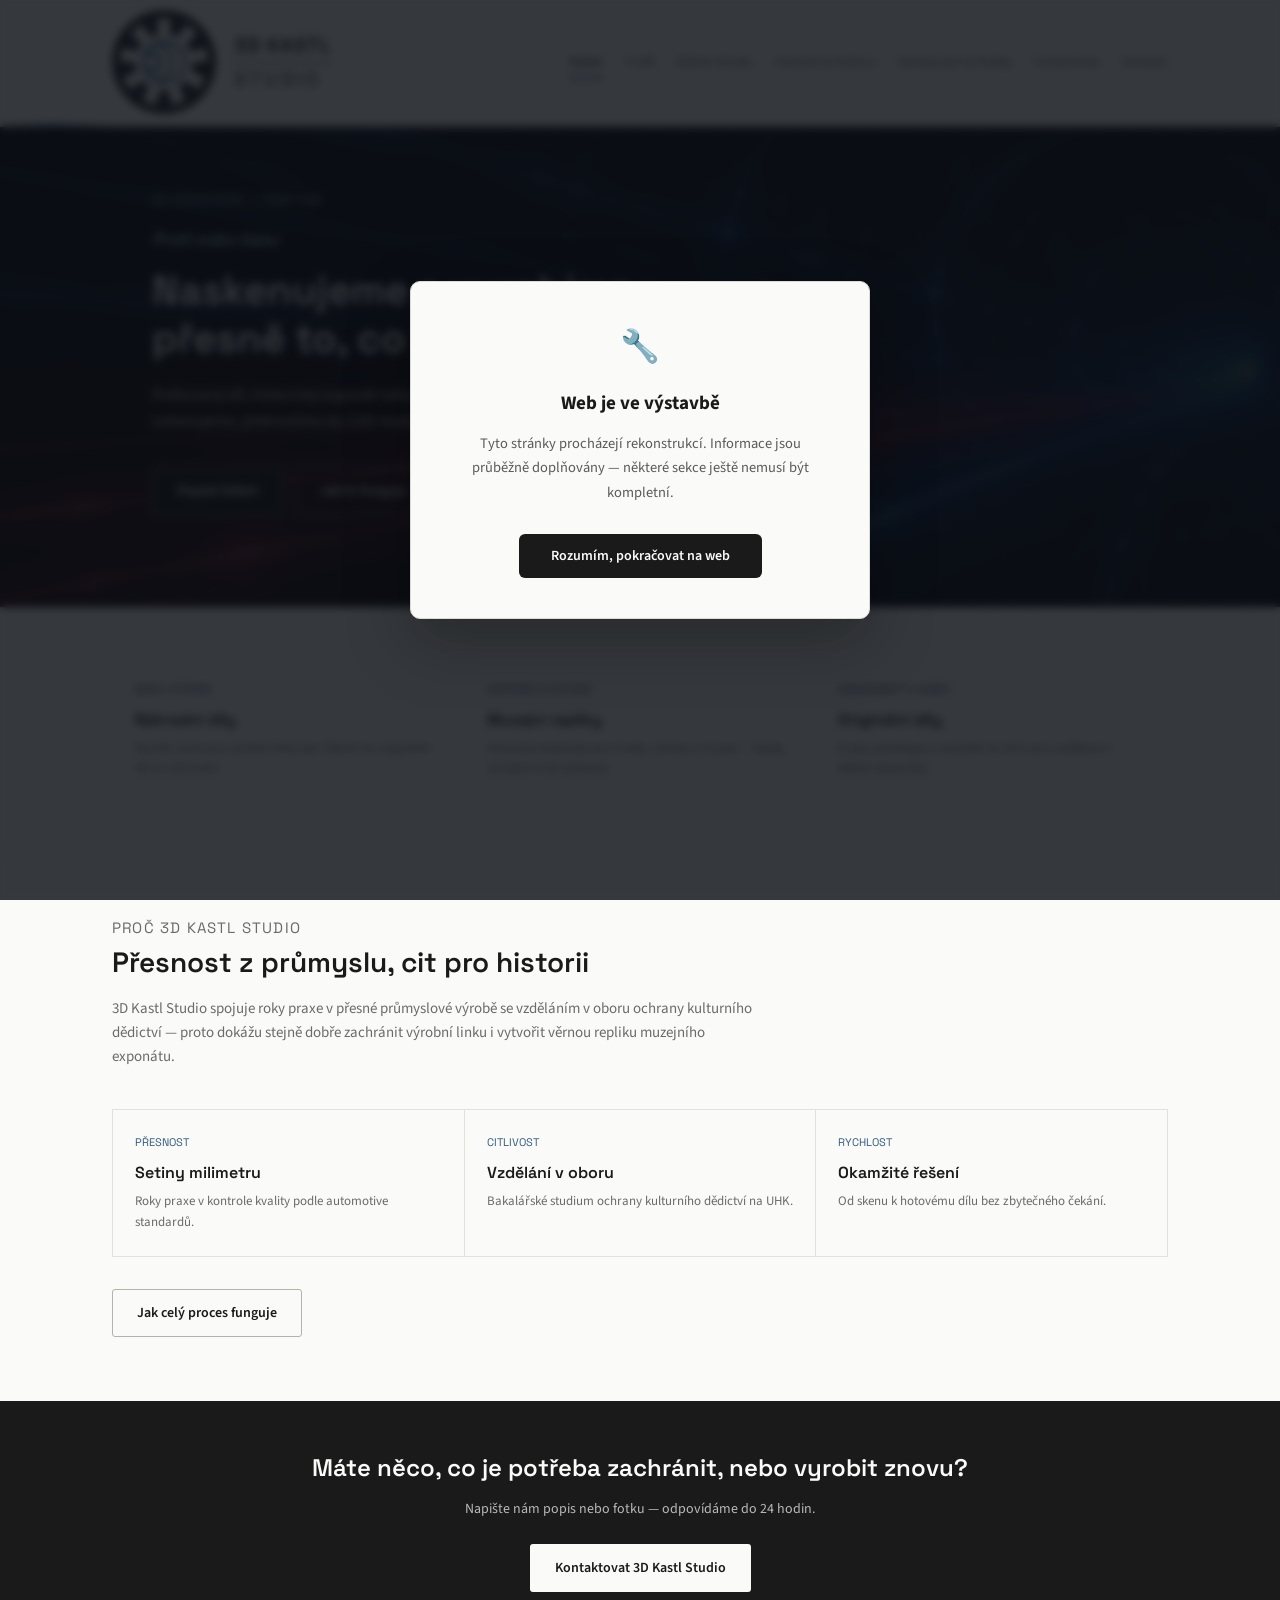
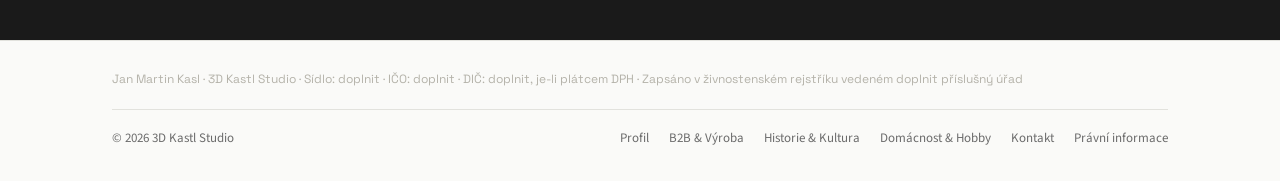
<file: index.html>
<!DOCTYPE html>
<html lang="cs">
<head>
<meta charset="UTF-8">
<meta name="viewport" content="width=device-width, initial-scale=1.0">
<title>3D Kastl Studio — Proti zubu času</title>
<meta name="description" content="3D skenování a FDM tisk náhradních dílů, muzejních replik a zakázkové výroby z PETG, PCTG a PA.">
<link rel="stylesheet" href="assets/style.css">
</head>
<body>

<header class="site-header">
  <div class="wrap">
    <a href="index.html" class="brand">
      <img src="assets/VSUDE_logo_13.svg" alt="3D Kastl Studio">
      <div class="brand-text">
        <span class="brand-3d-kastl">3D KASTL</span>
        <div class="divider"></div>
        <span class="studio">STUDIO</span>
      </div>
    </a>
    <nav class="main-nav">
      <a href="index.html" class="active">Home</a>
      <a href="o-nas.html">Profil</a>
      <a href="b2b-vyroba.html">B2B &amp; Výroba</a>
      <a href="historie-kultura.html">Historie &amp; Kultura</a>
      <a href="domacnost-hobby.html">Domácnost &amp; Hobby</a>
      <a href="cenotvorba.html">Cenotvorba</a>
      <a href="kontakt.html">Kontakt</a>
    </nav>
    <button class="nav-toggle" id="nav-toggle" aria-label="Otevřít menu" aria-expanded="false">
      <span></span><span></span><span></span>
    </button>
  </div>
  <div class="laser-rail"><div class="dot"></div></div>
</header>

<main>

  <section class="hero hero-photo" style="background-image: url('assets/HOME_hero_01.jpg');">
    <div class="wrap">
      <p class="eyebrow">3D SKENOVÁNÍ&nbsp;&nbsp;/&nbsp;&nbsp;FDM TISK</p>

      <p class="tagline">Proti zubu času</p>

      <h1 class="page-title">Naskenujeme a vyrobíme přesně to, co potřebujete.</h1>

      <p class="page-lead">Poškozený díl, historický exponát nebo cokoliv, co už nikde nekoupíte — oskenujeme, překreslíme do CAD modelu a vytiskneme na míru.</p>

      <div class="actions">
        <a href="kontakt.html" class="btn btn-primary">Poptat řešení</a>
        <a href="o-nas.html#jak-to-funguje" class="btn btn-secondary">Jak to funguje</a>
      </div>    </div>
  </section>

  <section class="block tight">
    <div class="wrap">
      <div class="pillars">
        <a href="b2b-vyroba.html" class="pillar">
          <div class="tag"> B2B &amp; VÝROBA</div>
          <h3>Náhradní díly</h3>
          <p>Rychlá záchrana výrobní linky bez čekání na originální díl ze zahraničí.</p>
        </a>
        <a href="historie-kultura.html" class="pillar">
          <div class="tag"> HISTORIE &amp; KULTURA</div>
          <h3>Muzejní repliky</h3>
          <p>Hmatové exponáty pro hrady, zámky a muzea — kopie, na které si lze sáhnout.</p>
        </a>
        <a href="domacnost-hobby.html" class="pillar">
          <div class="tag"> DOMÁCNOST &amp; HOBBY</div>
          <h3>Originální díly</h3>
          <p>Kryty, prototypy a součásti na míru pro nadšence i běžné zákazníky.</p>
        </a>
      </div>
    </div>
  </section>

  <section class="block">
    <div class="wrap">
      <div class="section-head">
        <p class="eyebrow">PROČ 3D KASTL STUDIO</p>
        <h2>Přesnost z průmyslu, cit pro historii</h2>
        <p>3D Kastl Studio spojuje roky praxe v přesné průmyslové výrobě se vzděláním v oboru ochrany kulturního
          dědictví — proto dokážu stejně dobře zachránit výrobní linku i vytvořit věrnou repliku muzejního
          exponátu.</p>
      </div>

      <div class="pillars static" style="margin-left: 0;">
        <div class="pillar">
          <div class="tag">PŘESNOST</div>
          <h3>Setiny milimetru</h3>
          <p>Roky praxe v kontrole kvality podle automotive standardů.</p>
        </div>
        <div class="pillar">
          <div class="tag">CITLIVOST</div>
          <h3>Vzdělání v oboru</h3>
          <p>Bakalářské studium ochrany kulturního dědictví na UHK.</p>
        </div>
        <div class="pillar">
          <div class="tag">RYCHLOST</div>
          <h3>Okamžité řešení</h3>
          <p>Od skenu k hotovému dílu bez zbytečného čekání.</p>
        </div>
      </div>

      <a href="o-nas.html#jak-to-funguje" class="btn btn-secondary" style="margin-top: 32px;">Jak celý proces funguje</a>
    </div>
  </section>

  <section class="cta-strip">
    <div class="wrap">
      <h2>Máte něco, co je potřeba zachránit, nebo vyrobit znovu?</h2>
      <p>Napište nám popis nebo fotku — odpovídáme do 24 hodin.</p>
      <a href="kontakt.html" class="btn btn-primary">Kontaktovat 3D Kastl Studio</a>
    </div>
  </section>

</main>

<footer class="site-footer">
  <div class="wrap footer-wrap">
    <div class="footer-legal">
      Jan Martin Kasl &middot; 3D Kastl Studio &middot; Sídlo: <span class="placeholder">doplnit</span> &middot;
      IČO: <span class="placeholder">doplnit</span> &middot; DIČ: <span class="placeholder">doplnit, je-li plátcem DPH</span> &middot;
      Zapsáno v živnostenském rejstříku vedeném <span class="placeholder">doplnit příslušný úřad</span>
    </div>
    <div class="footer-bottom">
      <span>© 2026 3D Kastl Studio</span>
      <div class="footer-links">
        <a href="o-nas.html">Profil</a>
        <a href="b2b-vyroba.html">B2B &amp; Výroba</a>
        <a href="historie-kultura.html">Historie &amp; Kultura</a>
        <a href="domacnost-hobby.html">Domácnost &amp; Hobby</a>
        <a href="kontakt.html">Kontakt</a>
        <a href="pravni-info.html">Právní informace</a>
      </div>
    </div>
  </div>
</footer>

<!-- ============================================================
     POPUP "WEB V REKONSTRUKCI"
     Chceš-li popup odstranit, smaž vše mezi těmito komentáři
     (včetně obou komentářů).
============================================================ -->
<style>
  #popup-rekonstrukce {
    position: fixed; inset: 0; z-index: 9999;
    background: rgba(10, 14, 20, 0.82);
    display: flex; align-items: center; justify-content: center;
    backdrop-filter: blur(4px);
  }
  #popup-rekonstrukce .popup-box {
    background: #FAFAF8; border: 0.5px solid #DADAD6;
    border-radius: 10px; padding: 40px 44px;
    max-width: 460px; width: calc(100% - 48px);
    text-align: center; box-shadow: 0 24px 64px rgba(0,0,0,0.28);
  }
  #popup-rekonstrukce .popup-icon { font-size: 32px; margin-bottom: 16px; }
  #popup-rekonstrukce h2 { font-family: inherit; font-size: 19px; font-weight: 700; color: #1A1A1A; margin: 0 0 12px; }
  #popup-rekonstrukce p { font-size: 14.5px; color: #5A5A5A; line-height: 1.7; margin: 0 0 28px; }
  #popup-rekonstrukce button {
    background: #1A1A1A; color: #FAFAF8; border: none; border-radius: 6px;
    padding: 12px 32px; font-size: 14px; font-weight: 600;
    cursor: pointer; font-family: inherit; transition: opacity 0.15s ease;
  }
  #popup-rekonstrukce button:hover { opacity: 0.8; }
</style>
<div id="popup-rekonstrukce">
  <div class="popup-box">
    <div class="popup-icon">🔧</div>
    <h2>Web je ve výstavbě</h2>
    <p>Tyto stránky procházejí rekonstrukcí. Informace jsou průběžně doplňovány — některé sekce ještě nemusí být kompletní.</p>
    <button onclick="document.getElementById('popup-rekonstrukce').style.display='none'">Rozumím, pokračovat na web</button>
  </div>
</div>
<!-- ============================================================
     KONEC POPUP "WEB V REKONSTRUKCI"
============================================================ -->

<script>
  // Hamburger menu
  (function(){
    var btn = document.getElementById('nav-toggle');
    var nav = document.querySelector('.main-nav');
    if (!btn || !nav) return;
    btn.addEventListener('click', function(){
      var open = nav.classList.toggle('is-open');
      btn.setAttribute('aria-expanded', open ? 'true' : 'false');
    });
    // Zavřít po kliknutí na odkaz
    nav.querySelectorAll('a').forEach(function(a){
      a.addEventListener('click', function(){
        nav.classList.remove('is-open');
        btn.setAttribute('aria-expanded', 'false');
      });
    });
    // Zavřít při resize nad 680px
    window.addEventListener('resize', function(){
      if (window.innerWidth > 680) {
        nav.classList.remove('is-open');
        btn.setAttribute('aria-expanded', 'false');
      }
    });
  })();
</script>
</body>
</html>
</file>
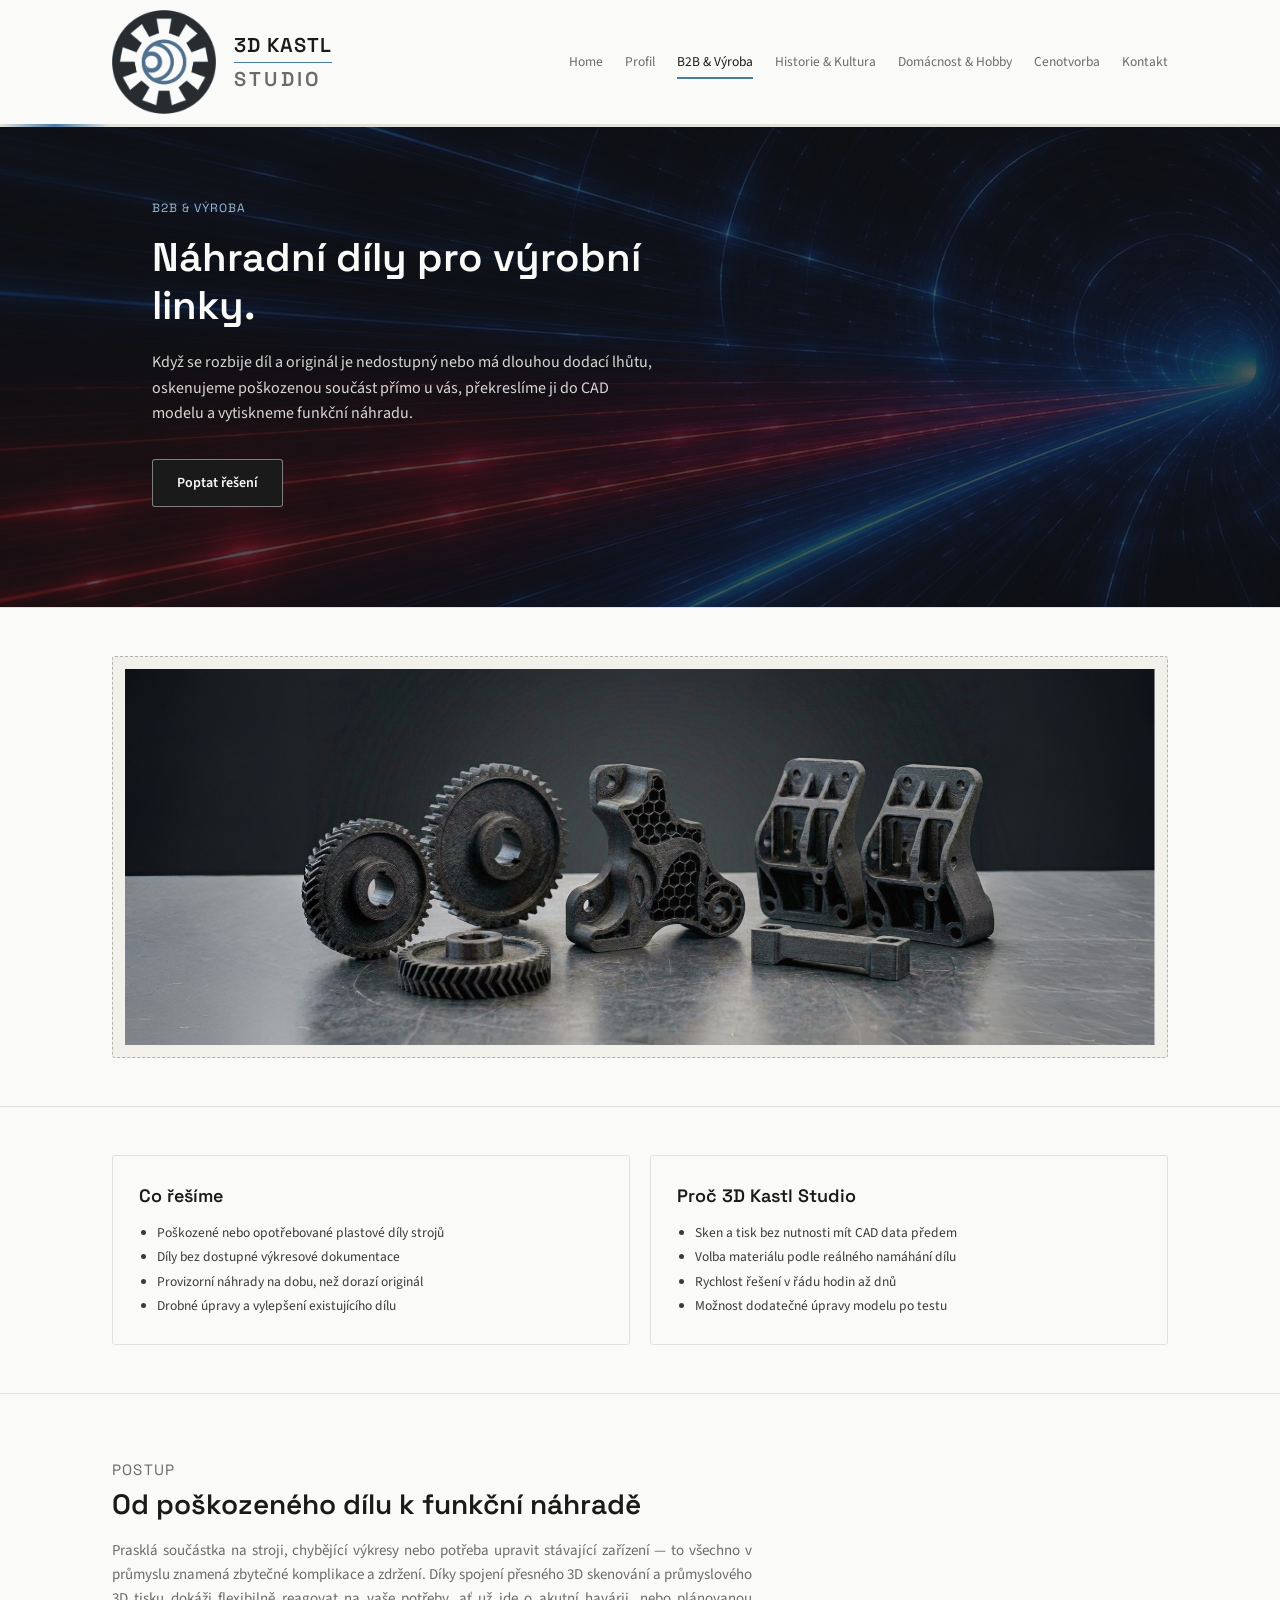
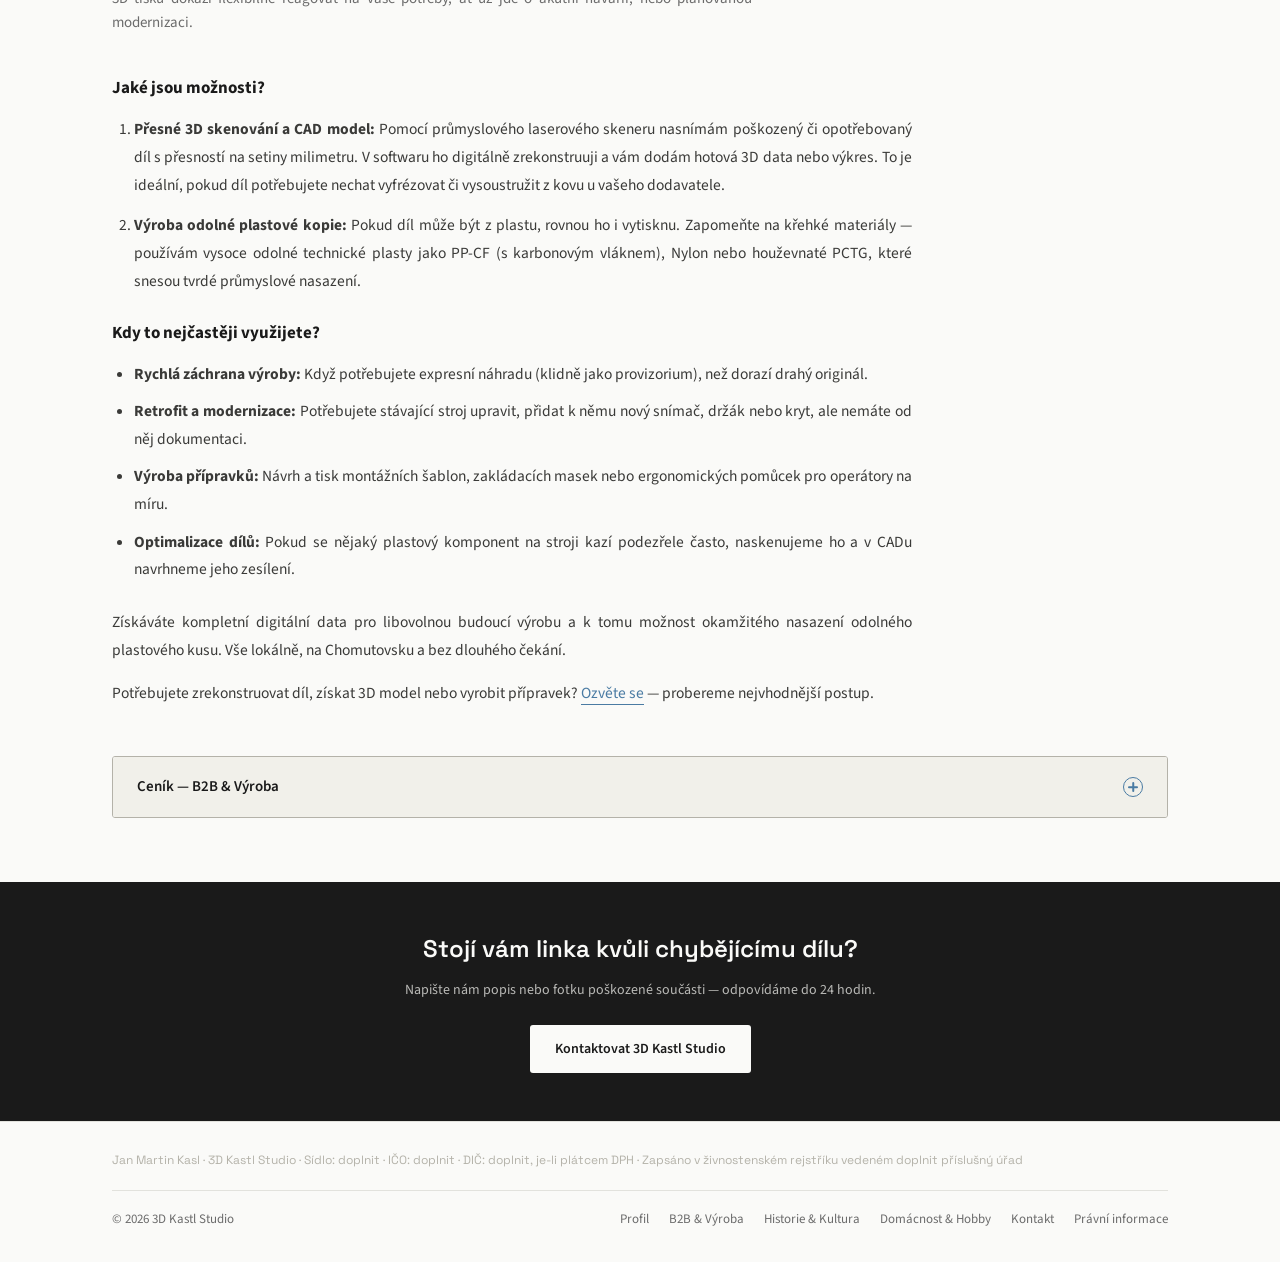
<file: b2b-vyroba.html>
<!DOCTYPE html>
<html lang="cs">
<head>
<meta charset="UTF-8">
<meta name="viewport" content="width=device-width, initial-scale=1.0">
<title>B2B &amp; Výroba — 3D Kastl Studio</title>
<meta name="description" content="Náhradní díly pro výrobní linky — 3D skenování a FDM tisk funkčních náhrad v řádu hodin, ne týdnů.">
<link rel="stylesheet" href="assets/style.css">
</head>
<body>
<header class="site-header">
  <div class="wrap">
    <a href="index.html" class="brand">
      <img src="assets/VSUDE_logo_13.svg" alt="3D Kastl Studio">
      <div class="brand-text">
        <span class="3D kastl">3D KASTL</span>
        <div class="divider"></div>
        <span class="studio">STUDIO</span>
      </div>
    </a>
    <nav class="main-nav">
      <a href="index.html">Home</a>
      <a href="o-nas.html">Profil</a>
      <a href="b2b-vyroba.html" class="active">B2B &amp; Výroba</a>
      <a href="historie-kultura.html">Historie &amp; Kultura</a>
      <a href="domacnost-hobby.html">Domácnost &amp; Hobby</a>
      <a href="cenotvorba.html">Cenotvorba</a>
      <a href="kontakt.html">Kontakt</a>
    </nav>
    <button class="nav-toggle" id="nav-toggle" aria-label="Otevřít menu" aria-expanded="false">
      <span></span><span></span><span></span>
    </button>
  </div>
  <div class="laser-rail"><div class="dot"></div></div>
</header>

<main>

  <section class="hero hero-photo" style="background-image: url('assets/B2B-VYROBA_hero_03.jpg');">
    <div class="wrap">
      <p class="eyebrow">B2B &amp; VÝROBA</p>
      <h1 class="page-title">Náhradní díly pro výrobní linky.</h1>
      <p class="page-lead">Když se rozbije díl a originál je nedostupný nebo má dlouhou dodací lhůtu, oskenujeme poškozenou
        součást přímo u vás, překreslíme ji do CAD modelu a vytiskneme funkční náhradu.</p>
      <div class="actions">
        <a href="kontakt.html" class="btn btn-primary">Poptat řešení</a>
      </div>    </div>
  </section>

  <section class="block tight">
    <div class="wrap">
      <img src="assets/B2B-VYROBA_foto_10.jpg" alt="Foto z výroby / skenování průmyslového dílu" class="img-placeholder" style="aspect-ratio: 21/8; width:100%; object-fit:cover;">    </div>
  </section>

  <section class="block tight">
    <div class="wrap">
      <div class="card-grid cols-2">
        <div class="card">
          <h3>Co řešíme</h3>
          <ul>
            <li>Poškozené nebo opotřebované plastové díly strojů</li>
            <li>Díly bez dostupné výkresové dokumentace</li>
            <li>Provizorní náhrady na dobu, než dorazí originál</li>
            <li>Drobné úpravy a vylepšení existujícího dílu</li>
          </ul>
        </div>
        <div class="card">
          <h3>Proč 3D Kastl Studio</h3>
          <ul>
            <li>Sken a tisk bez nutnosti mít CAD data předem</li>
            <li>Volba materiálu podle reálného namáhání dílu</li>
            <li>Rychlost řešení v řádu hodin až dnů</li>
            <li>Možnost dodatečné úpravy modelu po testu</li>
          </ul>
        </div>
      </div>
    </div>
  </section>

  <section class="block">
    <div class="wrap">
      <div class="section-head">
        <p class="eyebrow">POSTUP</p>
        <h2>Od poškozeného dílu k funkční náhradě</h2>
        <p style="text-align: justify;">Prasklá součástka na stroji, chybějící výkresy nebo potřeba upravit stávající zařízení — to všechno v průmyslu znamená zbytečné komplikace a zdržení. Díky spojení přesného 3D skenování a průmyslového 3D tisku dokáži flexibilně reagovat na vaše potřeby, ať už jde o akutní havárii, nebo plánovanou modernizaci.</p>
      </div>
      <div style="max-width: 800px;">
        <h3 style="font-size: 17px; color: var(--c-ink); margin: 0 0 0.8em;">Jaké jsou možnosti?</h3>
        <ol style="font-size: 15.5px; color: var(--c-ink-soft); line-height: 1.8; padding-left: 1.4em; margin: 0 0 1.6em; text-align: justify;">
          <li style="margin-bottom: 0.8em;"><strong>Přesné 3D skenování a CAD model:</strong> Pomocí průmyslového laserového skeneru nasnímám poškozený či opotřebovaný díl s přesností na setiny milimetru. V softwaru ho digitálně zrekonstruuji a vám dodám hotová 3D data nebo výkres. To je ideální, pokud díl potřebujete nechat vyfrézovat či vysoustružit z kovu u vašeho dodavatele.</li>
          <li><strong>Výroba odolné plastové kopie:</strong> Pokud díl může být z plastu, rovnou ho i vytisknu. Zapomeňte na křehké materiály — používám vysoce odolné technické plasty jako PP-CF (s karbonovým vláknem), Nylon nebo houževnaté PCTG, které snesou tvrdé průmyslové nasazení.</li>
        </ol>
        <h3 style="font-size: 17px; color: var(--c-ink); margin: 0 0 0.8em;">Kdy to nejčastěji využijete?</h3>
        <ul style="font-size: 15.5px; color: var(--c-ink-soft); line-height: 1.8; padding-left: 1.4em; margin: 0 0 1.6em; text-align: justify;">
          <li style="margin-bottom: 0.6em;"><strong>Rychlá záchrana výroby:</strong> Když potřebujete expresní náhradu (klidně jako provizorium), než dorazí drahý originál.</li>
          <li style="margin-bottom: 0.6em;"><strong>Retrofit a modernizace:</strong> Potřebujete stávající stroj upravit, přidat k němu nový snímač, držák nebo kryt, ale nemáte od něj dokumentaci.</li>
          <li style="margin-bottom: 0.6em;"><strong>Výroba přípravků:</strong> Návrh a tisk montážních šablon, zakládacích masek nebo ergonomických pomůcek pro operátory na míru.</li>
          <li><strong>Optimalizace dílů:</strong> Pokud se nějaký plastový komponent na stroji kazí podezřele často, naskenujeme ho a v CADu navrhneme jeho zesílení.</li>
        </ul>
        <p style="font-size: 15.5px; color: var(--c-ink-soft); line-height: 1.8; text-align: justify;">Získáváte kompletní digitální data pro libovolnou budoucí výrobu a k tomu možnost okamžitého nasazení odolného plastového kusu. Vše lokálně, na Chomutovsku a bez dlouhého čekání.</p>
        <p style="font-size: 15.5px; color: var(--c-ink-soft); line-height: 1.8; text-align: justify;">Potřebujete zrekonstruovat díl, získat 3D model nebo vyrobit přípravek? <a href="kontakt.html" style="color: var(--c-blue); border-bottom: 1px solid var(--c-blue);">Ozvěte se</a> — probereme nejvhodnější postup.</p>
      </div>

      <details class="accordion" id="cenik">
        <summary class="accordion-trigger"><span>Ceník — B2B &amp; Výroba</span><span class="acc-icon"></span></summary>
        <div class="accordion-body">
          <table class="price-table"><caption>Skenování</caption><thead><tr><th>Služba</th><th>Cena</th><th>Poznámka</th></tr></thead><tbody>
            <tr><td>3D skenování ve studiu</td><td class="price-val">830 Kč / hod</td><td class="price-note">Příprava a očištění dílu, bezkontaktní digitalizace.</td></tr>
            <tr><td>3D skenování v terénu</td><td class="price-val">1 540 Kč / hod</td><td class="price-note">Mobilní stanice, kalibrace na místě.</td></tr>
          </tbody></table>
          <table class="price-table"><caption>CAD modelování / Reverzní inženýrství</caption><thead><tr><th>Služba</th><th>Cena</th><th>Poznámka</th></tr></thead><tbody>
            <tr><td>CAD modelování — reverzní inženýrství</td><td class="price-val">940 Kč / hod</td><td class="price-note">Tvorba objemového modelu, výstup STEP / IGES.</td></tr>
          </tbody></table>
          <table class="price-table"><caption>3D tisk — strojový čas</caption><thead><tr><th>Materiálová skupina</th><th>Cena</th><th>Poznámka</th></tr></thead><tbody>
            <tr><td>Běžné plasty (PETG)</td><td class="price-val">70 Kč / hod</td><td class="price-note">Standardní průmyslové součástky.</td></tr>
            <tr><td>Technické plasty (PCTG, PA)</td><td class="price-val">120 Kč / hod</td><td class="price-note">Vysoké teploty tisku, sušení materiálu.</td></tr>
            <tr><td>Kompozity (PCTG-CF, PA-CF)</td><td class="price-val">160 Kč / hod</td><td class="price-note">Zvýšené opotřebení kalených trysek.</td></tr>
          </tbody></table>
          <table class="price-table"><caption>Materiál — cena za gram</caption><thead><tr><th>Materiál</th><th>Cena / gram</th><th>Nákupní cena / kg</th></tr></thead><tbody>
            <tr><td>PETG</td><td class="price-val">1,20 Kč / g</td><td class="price-note">479 Kč / kg (Spectrum)</td></tr>
            <tr><td>PCTG</td><td class="price-val">1,63 Kč / g</td><td class="price-note">650 Kč / kg</td></tr>
            <tr><td>PA (Nylon)</td><td class="price-val">2,25 Kč / g</td><td class="price-note">900 Kč / kg</td></tr>
            <tr><td>PETG-CF</td><td class="price-val">2,81 Kč / g</td><td class="price-note">1 125 Kč / kg</td></tr>
            <tr><td>PCTG-CF</td><td class="price-val">3,38 Kč / g</td><td class="price-note">1 350 Kč / kg</td></tr>
            <tr><td>PA-CF</td><td class="price-val">4,00 Kč / g</td><td class="price-note">1 600 Kč / kg</td></tr>
          </tbody></table>
          <table class="price-table"><caption>Doprava / Výjezdní paušál</caption><thead><tr><th>Pásmo</th><th>Cena</th><th>Oblast</th></tr></thead><tbody>
            <tr><td>Lokální (do 15 km)</td><td class="price-val">416 Kč</td><td class="price-note">Klášterec n. O., Kadaň.</td></tr>
            <tr><td>Okresní (do 35 km)</td><td class="price-val">930 Kč</td><td class="price-note">Chomutov, Jirkov, Ostrov.</td></tr>
            <tr><td>Regionální (do 65 km)</td><td class="price-val">1 760 Kč</td><td class="price-note">Karlovy Vary, Most, Žatec, Teplice.</td></tr>
            <tr><td>Vzdálené výjezdy (&gt;65 km)</td><td class="price-val">16 Kč / km</td><td class="price-note">Celková trasa tam i zpět.</td></tr>
          </tbody></table>
          <p class="price-footnote">Výsledná cena = strojový čas + materiál + práce + případná doprava. <a href="cenotvorba.html" style="color: var(--c-blue);">Jak vzniká cena?</a></p>
        </div>
      </details>
    </div>
  </section>

  <section class="cta-strip">
    <div class="wrap">
      <h2>Stojí vám linka kvůli chybějícímu dílu?</h2>
      <p>Napište nám popis nebo fotku poškozené součásti — odpovídáme do 24 hodin.</p>
      <a href="kontakt.html" class="btn btn-primary">Kontaktovat 3D Kastl Studio</a>
    </div>
  </section>

</main>

<footer class="site-footer">
  <div class="wrap footer-wrap">
    <div class="footer-legal">
      Jan Martin Kasl &middot; 3D Kastl Studio &middot; Sídlo: <span class="placeholder">doplnit</span> &middot;
      IČO: <span class="placeholder">doplnit</span> &middot; DIČ: <span class="placeholder">doplnit, je-li plátcem DPH</span> &middot;
      Zapsáno v živnostenském rejstříku vedeném <span class="placeholder">doplnit příslušný úřad</span>
    </div>
    <div class="footer-bottom">
      <span>© 2026 3D Kastl Studio</span>
      <div class="footer-links">
        <a href="o-nas.html">Profil</a>
        <a href="b2b-vyroba.html">B2B &amp; Výroba</a>
        <a href="historie-kultura.html">Historie &amp; Kultura</a>
        <a href="domacnost-hobby.html">Domácnost &amp; Hobby</a>
        <a href="kontakt.html">Kontakt</a>
        <a href="pravni-info.html">Právní informace</a>
      </div>
    </div>
  </div>
</footer>

<script>
  // Hamburger menu
  (function(){
    var btn = document.getElementById('nav-toggle');
    var nav = document.querySelector('.main-nav');
    if (!btn || !nav) return;
    btn.addEventListener('click', function(){
      var open = nav.classList.toggle('is-open');
      btn.setAttribute('aria-expanded', open ? 'true' : 'false');
    });
    // Zavřít po kliknutí na odkaz
    nav.querySelectorAll('a').forEach(function(a){
      a.addEventListener('click', function(){
        nav.classList.remove('is-open');
        btn.setAttribute('aria-expanded', 'false');
      });
    });
    // Zavřít při resize nad 680px
    window.addEventListener('resize', function(){
      if (window.innerWidth > 680) {
        nav.classList.remove('is-open');
        btn.setAttribute('aria-expanded', 'false');
      }
    });
  })();
</script>
</body>
</html>
</file>
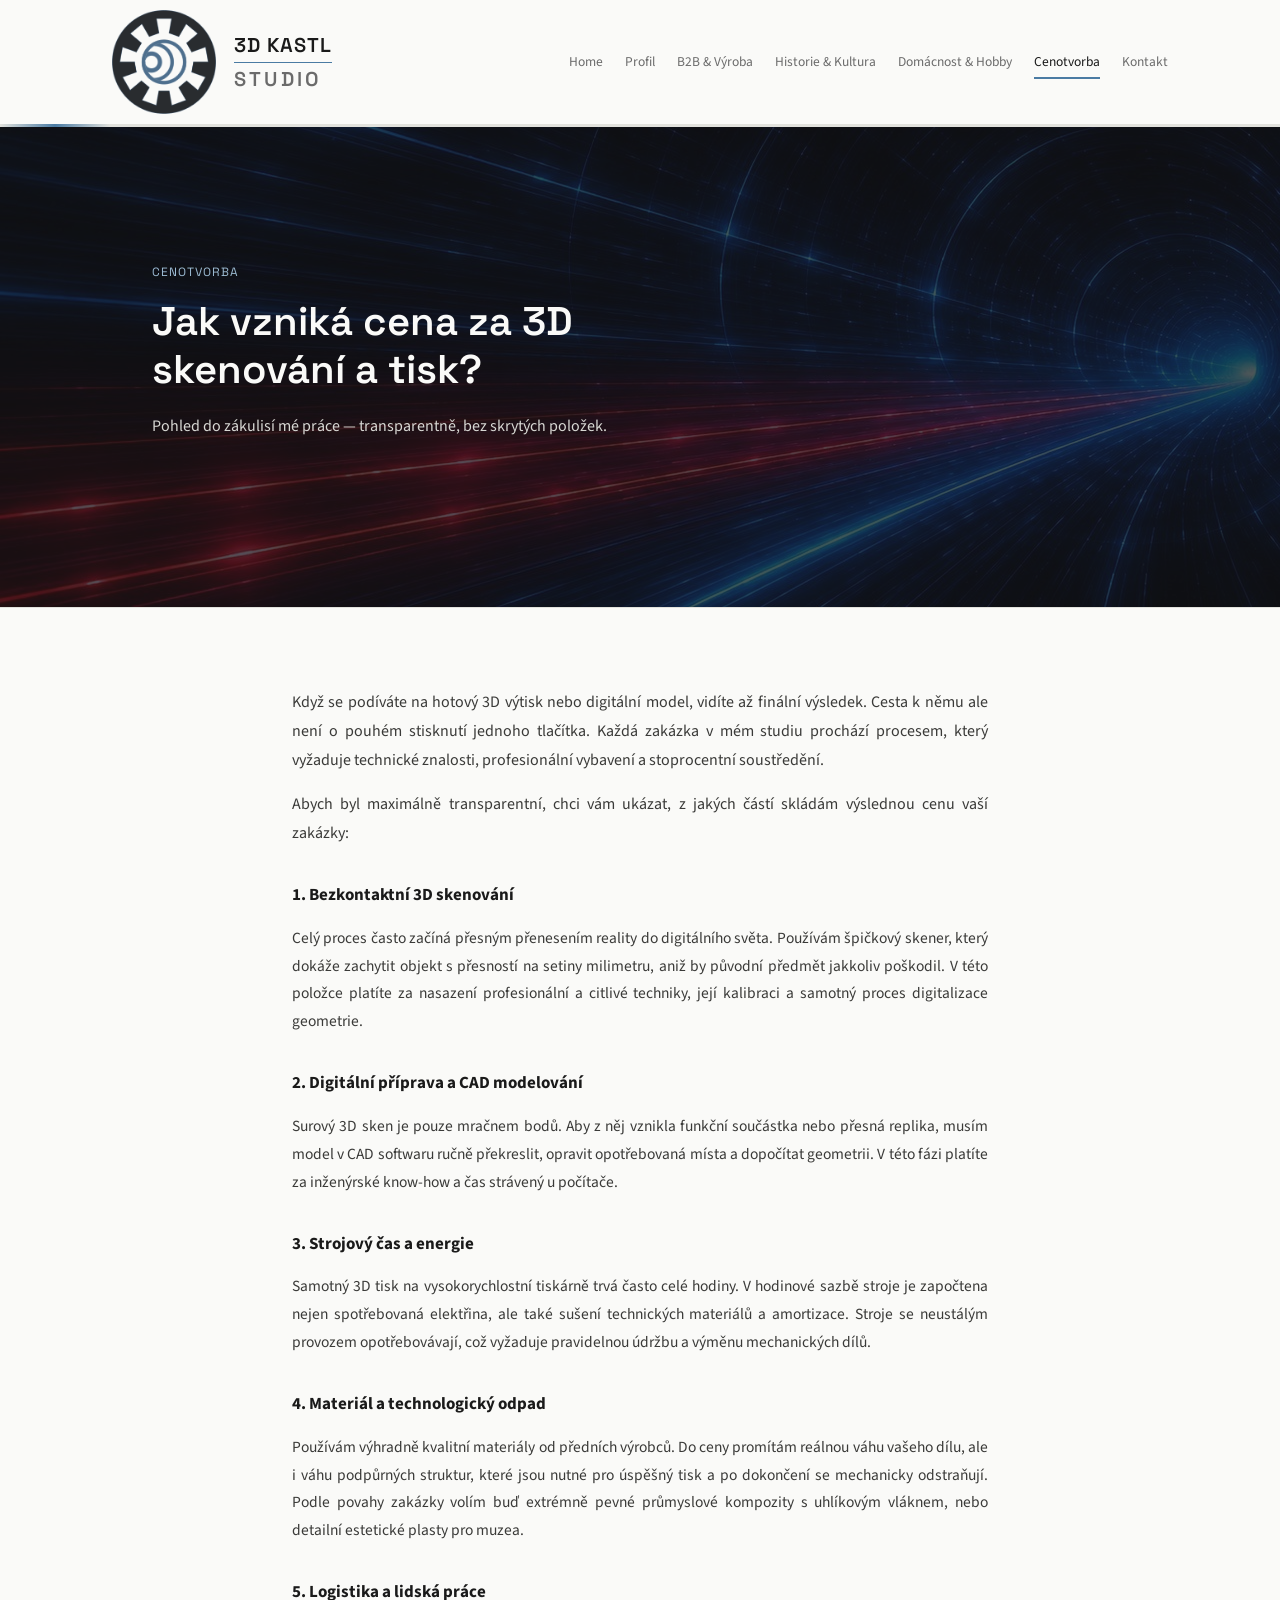
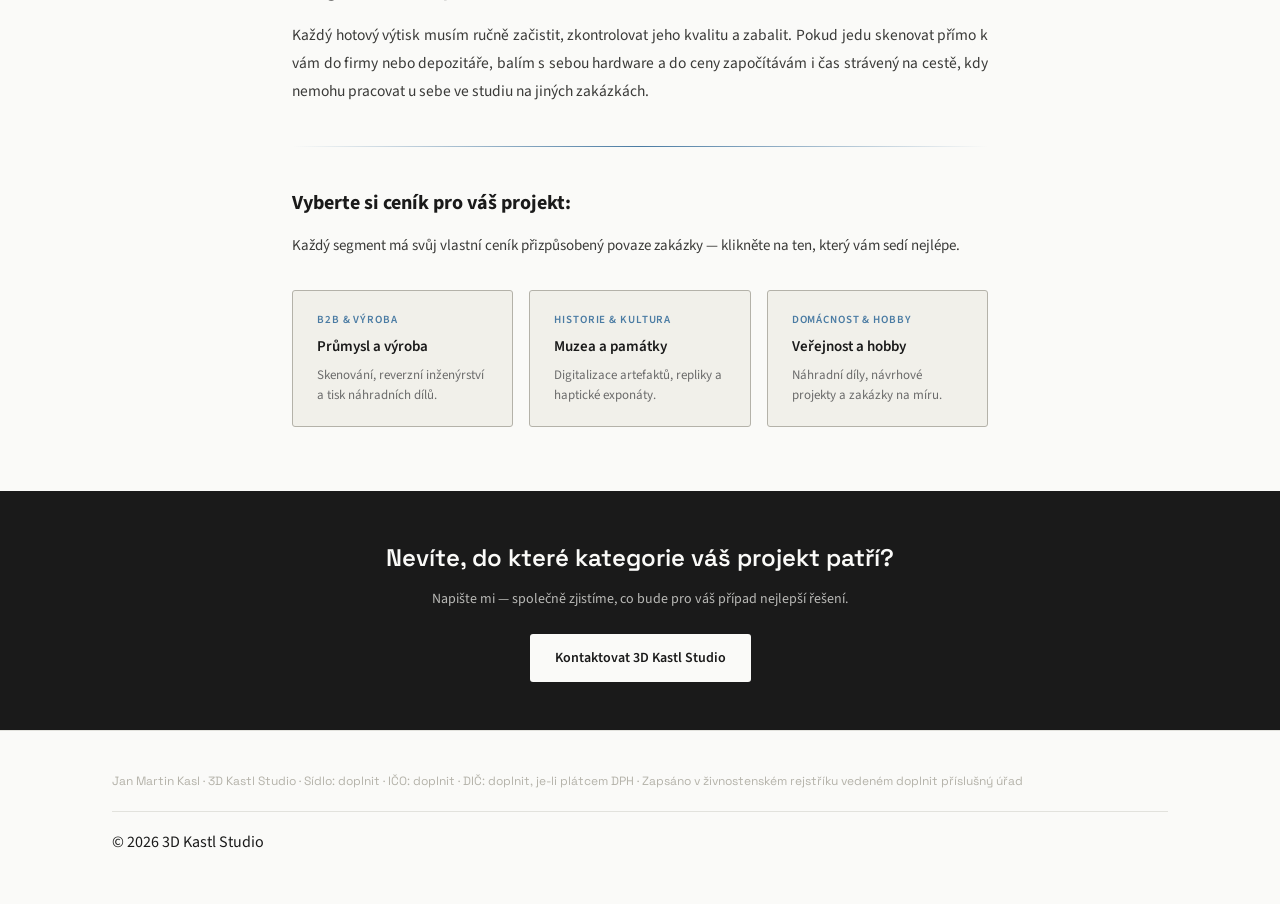
<file: cenotvorba.html>
<!DOCTYPE html>
<html lang="cs">
<head>
  <meta charset="UTF-8">
  <meta name="viewport" content="width=device-width, initial-scale=1.0">
  <title>Cenotvorba — 3D Kastl Studio</title>
  <meta name="description" content="Jak vzniká cena za 3D skenování a tisk? Transparentní pohled do zákulisí práce 3D Kastl Studio.">
  <link rel="stylesheet" href="assets/style.css">
</head>
<body>

<header class="site-header">
  <div class="wrap">
    <a href="index.html" class="brand">
      <img src="assets/VSUDE_logo_13.svg" alt="3D Kastl Studio">
      <span class="brand-text">
        <span class="brand-3d-kastl">3D KASTL</span>
        <span class="divider"></span>
        <span class="studio">STUDIO</span>
      </span>
    </a>
    <nav class="main-nav">
      <a href="index.html">Home</a>
      <a href="o-nas.html">Profil</a>
      <a href="b2b-vyroba.html">B2B &amp; Výroba</a>
      <a href="historie-kultura.html">Historie &amp; Kultura</a>
      <a href="domacnost-hobby.html">Domácnost &amp; Hobby</a>
      <a href="cenotvorba.html" class="active">Cenotvorba</a>
      <a href="kontakt.html">Kontakt</a>
    </nav>
    <button class="nav-toggle" id="nav-toggle" aria-label="Otevřít menu" aria-expanded="false">
      <span></span><span></span><span></span>
    </button>
  </div>
  <div class="laser-rail"><div class="dot"></div></div>
</header>

<main>

  <section class="hero hero-photo" style="background-image: url('assets/PROFIL_hero_02.jpg');">
    <div class="wrap">
      <p class="eyebrow">CENOTVORBA</p>
      <h1 class="page-title">Jak vzniká cena za 3D skenování a tisk?</h1>
      <p class="page-lead">Pohled do zákulisí mé práce — transparentně, bez skrytých položek.</p>
    </div>
  </section>

  <section class="block">
    <div class="wrap" style="max-width: 760px;">

      <p style="font-size: 16px; color: var(--c-ink-soft); line-height: 1.8; text-align: justify;">
        Když se podíváte na hotový 3D výtisk nebo digitální model, vidíte až finální výsledek.
        Cesta k němu ale není o pouhém stisknutí jednoho tlačítka. Každá zakázka v mém studiu
        prochází procesem, který vyžaduje technické znalosti, profesionální vybavení a stoprocentní soustředění.
      </p>
      <p style="font-size: 16px; color: var(--c-ink-soft); line-height: 1.8; text-align: justify;">
        Abych byl maximálně transparentní, chci vám ukázat, z jakých částí skládám výslednou cenu vaší zakázky:
      </p>

      <h3 style="font-size: 17px; color: var(--c-ink); margin: 2em 0 0.6em;">1. Bezkontaktní 3D skenování</h3>
      <p style="font-size: 15.5px; color: var(--c-ink-soft); line-height: 1.8; text-align: justify;">
        Celý proces často začíná přesným přenesením reality do digitálního světa. Používám špičkový skener,
        který dokáže zachytit objekt s přesností na setiny milimetru, aniž by původní předmět jakkoliv poškodil.
        V této položce platíte za nasazení profesionální a citlivé techniky, její kalibraci
        a samotný proces digitalizace geometrie.
      </p>

      <h3 style="font-size: 17px; color: var(--c-ink); margin: 2em 0 0.6em;">2. Digitální příprava a CAD modelování</h3>
      <p style="font-size: 15.5px; color: var(--c-ink-soft); line-height: 1.8; text-align: justify;">
        Surový 3D sken je pouze mračnem bodů. Aby z něj vznikla funkční součástka nebo přesná replika,
        musím model v CAD softwaru ručně překreslit, opravit opotřebovaná místa a dopočítat geometrii.
        V této fázi platíte za inženýrské know-how a čas strávený u počítače.
      </p>

      <h3 style="font-size: 17px; color: var(--c-ink); margin: 2em 0 0.6em;">3. Strojový čas a energie</h3>
      <p style="font-size: 15.5px; color: var(--c-ink-soft); line-height: 1.8; text-align: justify;">
        Samotný 3D tisk na vysokorychlostní tiskárně trvá často celé hodiny. V hodinové sazbě stroje
        je započtena nejen spotřebovaná elektřina, ale také sušení technických materiálů a amortizace.
        Stroje se neustálým provozem opotřebovávají, což vyžaduje pravidelnou údržbu a výměnu mechanických dílů.
      </p>

      <h3 style="font-size: 17px; color: var(--c-ink); margin: 2em 0 0.6em;">4. Materiál a technologický odpad</h3>
      <p style="font-size: 15.5px; color: var(--c-ink-soft); line-height: 1.8; text-align: justify;">
        Používám výhradně kvalitní materiály od předních výrobců. Do ceny promítám reálnou váhu vašeho dílu,
        ale i váhu podpůrných struktur, které jsou nutné pro úspěšný tisk a po dokončení se mechanicky odstraňují.
        Podle povahy zakázky volím buď extrémně pevné průmyslové kompozity s uhlíkovým vláknem,
        nebo detailní estetické plasty pro muzea.
      </p>

      <h3 style="font-size: 17px; color: var(--c-ink); margin: 2em 0 0.6em;">5. Logistika a lidská práce</h3>
      <p style="font-size: 15.5px; color: var(--c-ink-soft); line-height: 1.8; text-align: justify;">
        Každý hotový výtisk musím ručně začistit, zkontrolovat jeho kvalitu a zabalit.
        Pokud jedu skenovat přímo k vám do firmy nebo depozitáře, balím s sebou hardware
        a do ceny započítávám i čas strávený na cestě, kdy nemohu pracovat u sebe ve studiu na jiných zakázkách.
      </p>

      <div style="height: 1.5px; background: linear-gradient(90deg, transparent, var(--c-blue), transparent); margin: 40px 0;"></div>

      <h2 style="font-size: 20px; color: var(--c-ink); margin: 0 0 12px;">Vyberte si ceník pro váš projekt:</h2>
      <p style="font-size: 15px; color: var(--c-ink-soft); margin-bottom: 0; text-align: justify;">
        Každý segment má svůj vlastní ceník přizpůsobený povaze zakázky — klikněte na ten, který vám sedí nejlépe.
      </p>

      <div class="pricing-nav">
        <a href="b2b-vyroba.html#cenik" class="pricing-nav-card">
          <span class="pnc-label">B2B &amp; Výroba</span>
          <span class="pnc-title">Průmysl a výroba</span>
          <span class="pnc-desc">Skenování, reverzní inženýrství a tisk náhradních dílů.</span>
        </a>
        <a href="historie-kultura.html#cenik" class="pricing-nav-card">
          <span class="pnc-label">Historie &amp; Kultura</span>
          <span class="pnc-title">Muzea a památky</span>
          <span class="pnc-desc">Digitalizace artefaktů, repliky a haptické exponáty.</span>
        </a>
        <a href="domacnost-hobby.html#cenik" class="pricing-nav-card">
          <span class="pnc-label">Domácnost &amp; Hobby</span>
          <span class="pnc-title">Veřejnost a hobby</span>
          <span class="pnc-desc">Náhradní díly, návrhové projekty a zakázky na míru.</span>
        </a>
      </div>

    </div>
  </section>

  <section class="cta-strip">
    <div class="wrap">
      <h2>Nevíte, do které kategorie váš projekt patří?</h2>
      <p>Napište mi — společně zjistíme, co bude pro váš případ nejlepší řešení.</p>
      <a href="kontakt.html" class="btn btn-primary">Kontaktovat 3D Kastl Studio</a>
    </div>
  </section>

</main>

<footer class="site-footer">
  <div class="wrap">
    <p class="footer-legal">Jan Martin Kasl &middot; 3D Kastl Studio &middot; Sídlo: doplnit &middot; IČO: doplnit &middot; DIČ: doplnit, je-li plátcem DPH &middot; Zapsáno v živnostenském rejstříku vedeném doplnit příslušný úřad</p>
    <p class="footer-copy">&copy; 2026 3D Kastl Studio</p>
  </div>
</footer>

<script>
  // Hamburger menu
  (function(){
    var btn = document.getElementById('nav-toggle');
    var nav = document.querySelector('.main-nav');
    if (!btn || !nav) return;
    btn.addEventListener('click', function(){
      var open = nav.classList.toggle('is-open');
      btn.setAttribute('aria-expanded', open ? 'true' : 'false');
    });
    // Zavřít po kliknutí na odkaz
    nav.querySelectorAll('a').forEach(function(a){
      a.addEventListener('click', function(){
        nav.classList.remove('is-open');
        btn.setAttribute('aria-expanded', 'false');
      });
    });
    // Zavřít při resize nad 680px
    window.addEventListener('resize', function(){
      if (window.innerWidth > 680) {
        nav.classList.remove('is-open');
        btn.setAttribute('aria-expanded', 'false');
      }
    });
  })();
</script>
</body>
</html>
</file>
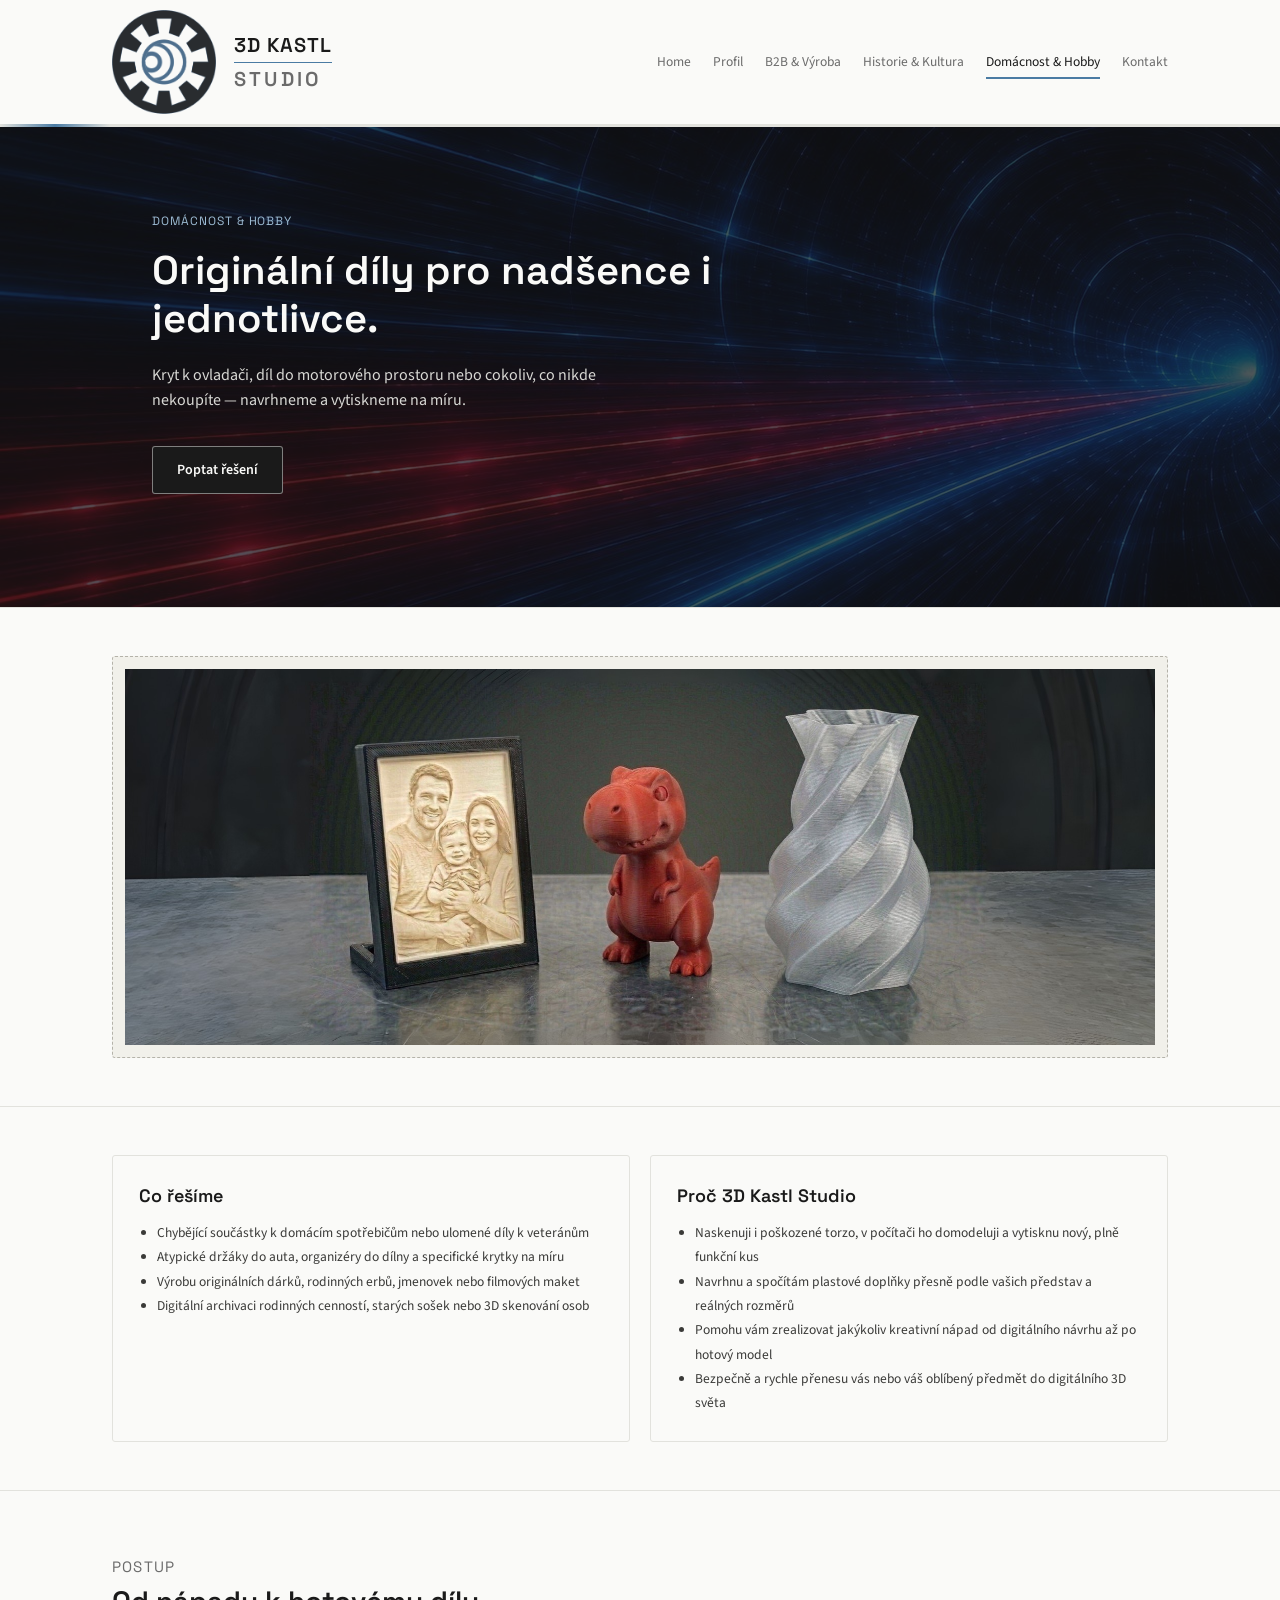
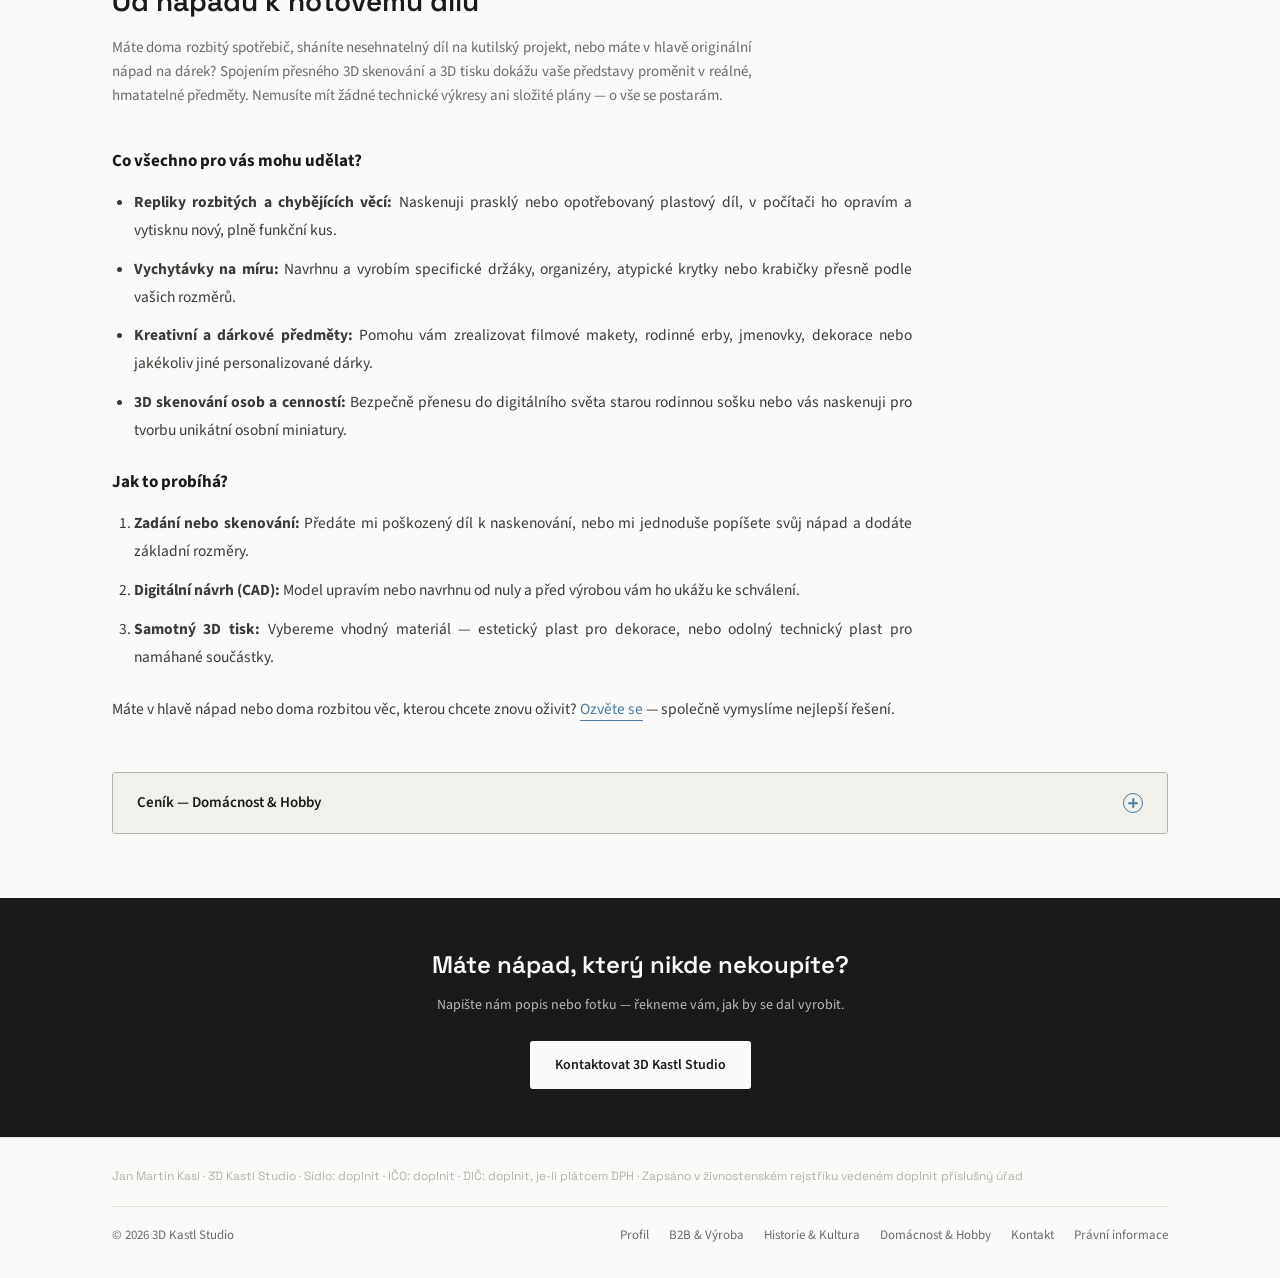
<file: domacnost-hobby.html>
<!DOCTYPE html>
<html lang="cs">
<head>
<meta charset="UTF-8">
<meta name="viewport" content="width=device-width, initial-scale=1.0">
<title>Domácnost &amp; Hobby — 3D Kastl Studio</title>
<meta name="description" content="Zakázková výroba na míru — kryty, díly do auta a originální nápady vytištěné z PETG, PCTG nebo PA.">
<link rel="stylesheet" href="assets/style.css">
</head>
<body>
<header class="site-header">
  <div class="wrap">
    <a href="index.html" class="brand">
      <img src="assets/VSUDE_logo_13.svg" alt="3D Kastl Studio">
      <div class="brand-text">
        <span class="3D kastl">3D KASTL</span>
        <div class="divider"></div>
        <span class="studio">STUDIO</span>
      </div>
    </a>
    <nav class="main-nav">
      <a href="index.html">Home</a>
      <a href="o-nas.html">Profil</a>
      <a href="b2b-vyroba.html">B2B &amp; Výroba</a>
      <a href="historie-kultura.html">Historie &amp; Kultura</a>
      <a href="domacnost-hobby.html" class="active">Domácnost &amp; Hobby</a>
      <a href="kontakt.html">Kontakt</a>
    </nav>
    <button class="nav-toggle" id="nav-toggle" aria-label="Otevřít menu" aria-expanded="false">
      <span></span><span></span><span></span>
    </button>
  </div>
  <div class="laser-rail"><div class="dot"></div></div>
</header>

<main>

  <section class="hero hero-photo" style="background-image: url('assets/DOMACNOST-HOBBY_hero_05.jpg');">
    <div class="wrap">
      <p class="eyebrow">DOMÁCNOST &amp; HOBBY</p>
      <h1 class="page-title">Originální díly pro nadšence i jednotlivce.</h1>
      <p class="page-lead">Kryt k ovladači, díl do motorového prostoru nebo cokoliv, co nikde nekoupíte —
        navrhneme a vytiskneme na míru.</p>
      <div class="actions">
        <a href="kontakt.html" class="btn btn-primary">Poptat řešení</a>
      </div>    </div>
  </section>

  <section class="block tight">
    <div class="wrap">
      <img src="assets/DOMACNOST-HOBBY_foto_12.jpg" alt="Foto zakázkového výtisku" class="img-placeholder" style="aspect-ratio: 21/8; width:100%; object-fit:cover;">    </div>
  </section>

  <section class="block tight">
    <div class="wrap">
      <div class="card-grid cols-2">
        <div class="card">
          <h3>Co řešíme</h3>
          <ul>
            <li>Chybějící součástky k domácím spotřebičům nebo ulomené díly k veteránům</li>
            <li>Atypické držáky do auta, organizéry do dílny a specifické krytky na míru</li>
            <li>Výrobu originálních dárků, rodinných erbů, jmenovek nebo filmových maket</li>
            <li>Digitální archivaci rodinných cenností, starých sošek nebo 3D skenování osob</li>
          </ul>
        </div>
        <div class="card">
          <h3>Proč 3D Kastl Studio</h3>
          <ul>
            <li>Naskenuji i poškozené torzo, v počítači ho domodeluji a vytisknu nový, plně funkční kus</li>
            <li>Navrhnu a spočítám plastové doplňky přesně podle vašich představ a reálných rozměrů</li>
            <li>Pomohu vám zrealizovat jakýkoliv kreativní nápad od digitálního návrhu až po hotový model</li>
            <li>Bezpečně a rychle přenesu vás nebo váš oblíbený předmět do digitálního 3D světa</li>
          </ul>
        </div>
      </div>
    </div>
  </section>

  <section class="block">
    <div class="wrap">
      <div class="section-head">
        <p class="eyebrow">POSTUP</p>
        <h2>Od nápadu k hotovému dílu</h2>
        <p style="text-align: justify;">Máte doma rozbitý spotřebič, sháníte nesehnatelný díl na kutilský projekt, nebo máte v hlavě originální nápad na dárek? Spojením přesného 3D skenování a 3D tisku dokážu vaše představy proměnit v reálné, hmatatelné předměty. Nemusíte mít žádné technické výkresy ani složité plány — o vše se postarám.</p>
      </div>
      <div style="max-width: 800px;">
        <h3 style="font-size: 17px; color: var(--c-ink); margin: 0 0 0.8em;">Co všechno pro vás mohu udělat?</h3>
        <ul style="font-size: 15.5px; color: var(--c-ink-soft); line-height: 1.8; padding-left: 1.4em; margin: 0 0 1.6em; text-align: justify;">
          <li style="margin-bottom: 0.7em;"><strong>Repliky rozbitých a chybějících věcí:</strong> Naskenuji prasklý nebo opotřebovaný plastový díl, v počítači ho opravím a vytisknu nový, plně funkční kus.</li>
          <li style="margin-bottom: 0.7em;"><strong>Vychytávky na míru:</strong> Navrhnu a vyrobím specifické držáky, organizéry, atypické krytky nebo krabičky přesně podle vašich rozměrů.</li>
          <li style="margin-bottom: 0.7em;"><strong>Kreativní a dárkové předměty:</strong> Pomohu vám zrealizovat filmové makety, rodinné erby, jmenovky, dekorace nebo jakékoliv jiné personalizované dárky.</li>
          <li><strong>3D skenování osob a cenností:</strong> Bezpečně přenesu do digitálního světa starou rodinnou sošku nebo vás naskenuji pro tvorbu unikátní osobní miniatury.</li>
        </ul>
        <h3 style="font-size: 17px; color: var(--c-ink); margin: 0 0 0.8em;">Jak to probíhá?</h3>
        <ol style="font-size: 15.5px; color: var(--c-ink-soft); line-height: 1.8; padding-left: 1.4em; margin: 0 0 1.6em; text-align: justify;">
          <li style="margin-bottom: 0.7em;"><strong>Zadání nebo skenování:</strong> Předáte mi poškozený díl k naskenování, nebo mi jednoduše popíšete svůj nápad a dodáte základní rozměry.</li>
          <li style="margin-bottom: 0.7em;"><strong>Digitální návrh (CAD):</strong> Model upravím nebo navrhnu od nuly a před výrobou vám ho ukážu ke schválení.</li>
          <li><strong>Samotný 3D tisk:</strong> Vybereme vhodný materiál — estetický plast pro dekorace, nebo odolný technický plast pro namáhané součástky.</li>
        </ol>
        <p style="font-size: 15.5px; color: var(--c-ink-soft); line-height: 1.8; text-align: justify;">Máte v hlavě nápad nebo doma rozbitou věc, kterou chcete znovu oživit? <a href="kontakt.html" style="color: var(--c-blue); border-bottom: 1px solid var(--c-blue);">Ozvěte se</a> — společně vymyslíme nejlepší řešení.</p>
      </div>

      <details class="accordion" id="cenik">
        <summary class="accordion-trigger"><span>Ceník — Domácnost &amp; Hobby</span><span class="acc-icon"></span></summary>
        <div class="accordion-body">
          <table class="price-table"><caption>Tisk z modelu zákazníka</caption><thead><tr><th>Materiálová skupina</th><th>Cena</th><th>Poznámka</th></tr></thead><tbody>
            <tr><td>Vlastní model — standardní plast (PETG)</td><td class="price-val">50 Kč / hod tisku</td><td class="price-note">Strojový čas + materiál PETG v ceně.</td></tr>
            <tr><td>Vlastní model — odolný plast (PCTG, PA)</td><td class="price-val">80 Kč / hod tisku</td><td class="price-note">Příplatek za technický plast.</td></tr>
          </tbody></table>
          <table class="price-table"><caption>Zakázky na míru (sken + CAD + tisk)</caption><thead><tr><th>Co potřebujete</th><th>Cena</th><th>Poznámka</th></tr></thead><tbody>
            <tr><td>Rozbitý / chybějící díl (sken + CAD + tisk)</td><td class="price-val">od 800 Kč / kus</td><td class="price-note">Kompletní balíček — cena dle složitosti.</td></tr>
            <tr><td>Návrh na míru — jednoduchý tvar</td><td class="price-val">300–600 Kč / kus</td><td class="price-note">Design od nuly + tisk (do 1 hod práce).</td></tr>
            <tr><td>Návrh na míru — složitější díl</td><td class="price-val">600–1 500 Kč / kus</td><td class="price-note">Design od nuly + tisk (1–3 hod práce).</td></tr>
            <tr><td>3D sken osoby / postavy</td><td class="price-val">580 Kč</td><td class="price-note">Skenování + vyčištění dat. Tisk figurky zvlášť.</td></tr>
          </tbody></table>
          <table class="price-table"><caption>Doprava a předání</caption><thead><tr><th>Způsob</th><th>Cena</th><th>Poznámka</th></tr></thead><tbody>
            <tr><td>Osobní předání (Klášterec n. O. / Chomutov)</td><td class="price-val">ZDARMA</td><td class="price-note">Po dohodě na studiu nebo v Chomutově.</td></tr>
            <tr><td>Zásilkovna</td><td class="price-val">120 Kč</td><td class="price-note">Bezpečné zabalení + odeslání na pobočku.</td></tr>
          </tbody></table>
          <p class="price-footnote">Ceny jsou orientační — závisí na složitosti a spotřebě materiálu. <a href="cenotvorba.html" style="color: var(--c-blue);">Jak vzniká cena?</a></p>
        </div>
      </details>
    </div>
  </section>

  <section class="cta-strip">
    <div class="wrap">
      <h2>Máte nápad, který nikde nekoupíte?</h2>
      <p>Napište nám popis nebo fotku — řekneme vám, jak by se dal vyrobit.</p>
      <a href="kontakt.html" class="btn btn-primary">Kontaktovat 3D Kastl Studio</a>
    </div>
  </section>

</main>

<footer class="site-footer">
  <div class="wrap footer-wrap">
    <div class="footer-legal">
      Jan Martin Kasl &middot; 3D Kastl Studio &middot; Sídlo: <span class="placeholder">doplnit</span> &middot;
      IČO: <span class="placeholder">doplnit</span> &middot; DIČ: <span class="placeholder">doplnit, je-li plátcem DPH</span> &middot;
      Zapsáno v živnostenském rejstříku vedeném <span class="placeholder">doplnit příslušný úřad</span>
    </div>
    <div class="footer-bottom">
      <span>© 2026 3D Kastl Studio</span>
      <div class="footer-links">
        <a href="o-nas.html">Profil</a>
        <a href="b2b-vyroba.html">B2B &amp; Výroba</a>
        <a href="historie-kultura.html">Historie &amp; Kultura</a>
        <a href="domacnost-hobby.html">Domácnost &amp; Hobby</a>
        <a href="kontakt.html">Kontakt</a>
        <a href="pravni-info.html">Právní informace</a>
      </div>
    </div>
  </div>
</footer>

<script>
  // Hamburger menu
  (function(){
    var btn = document.getElementById('nav-toggle');
    var nav = document.querySelector('.main-nav');
    if (!btn || !nav) return;
    btn.addEventListener('click', function(){
      var open = nav.classList.toggle('is-open');
      btn.setAttribute('aria-expanded', open ? 'true' : 'false');
    });
    // Zavřít po kliknutí na odkaz
    nav.querySelectorAll('a').forEach(function(a){
      a.addEventListener('click', function(){
        nav.classList.remove('is-open');
        btn.setAttribute('aria-expanded', 'false');
      });
    });
    // Zavřít při resize nad 680px
    window.addEventListener('resize', function(){
      if (window.innerWidth > 680) {
        nav.classList.remove('is-open');
        btn.setAttribute('aria-expanded', 'false');
      }
    });
  })();
</script>
</body>
</html>
</file>
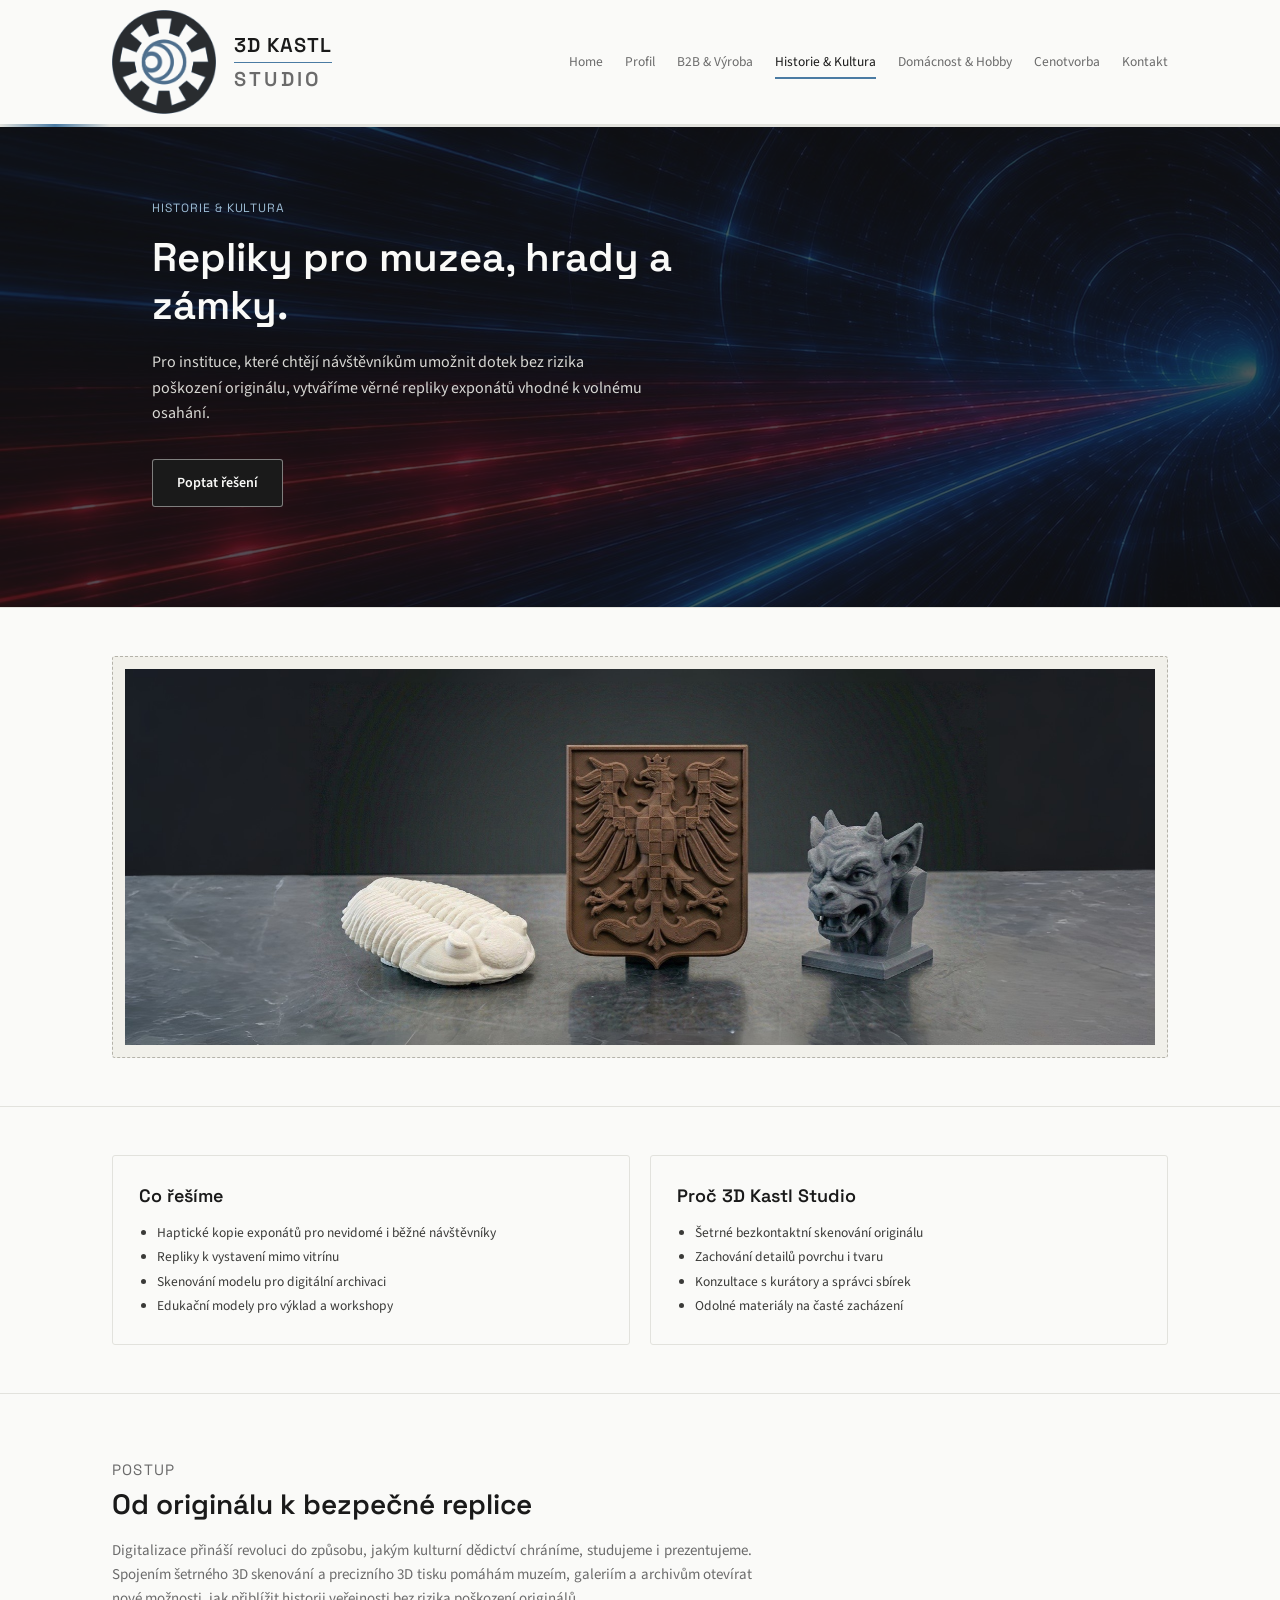
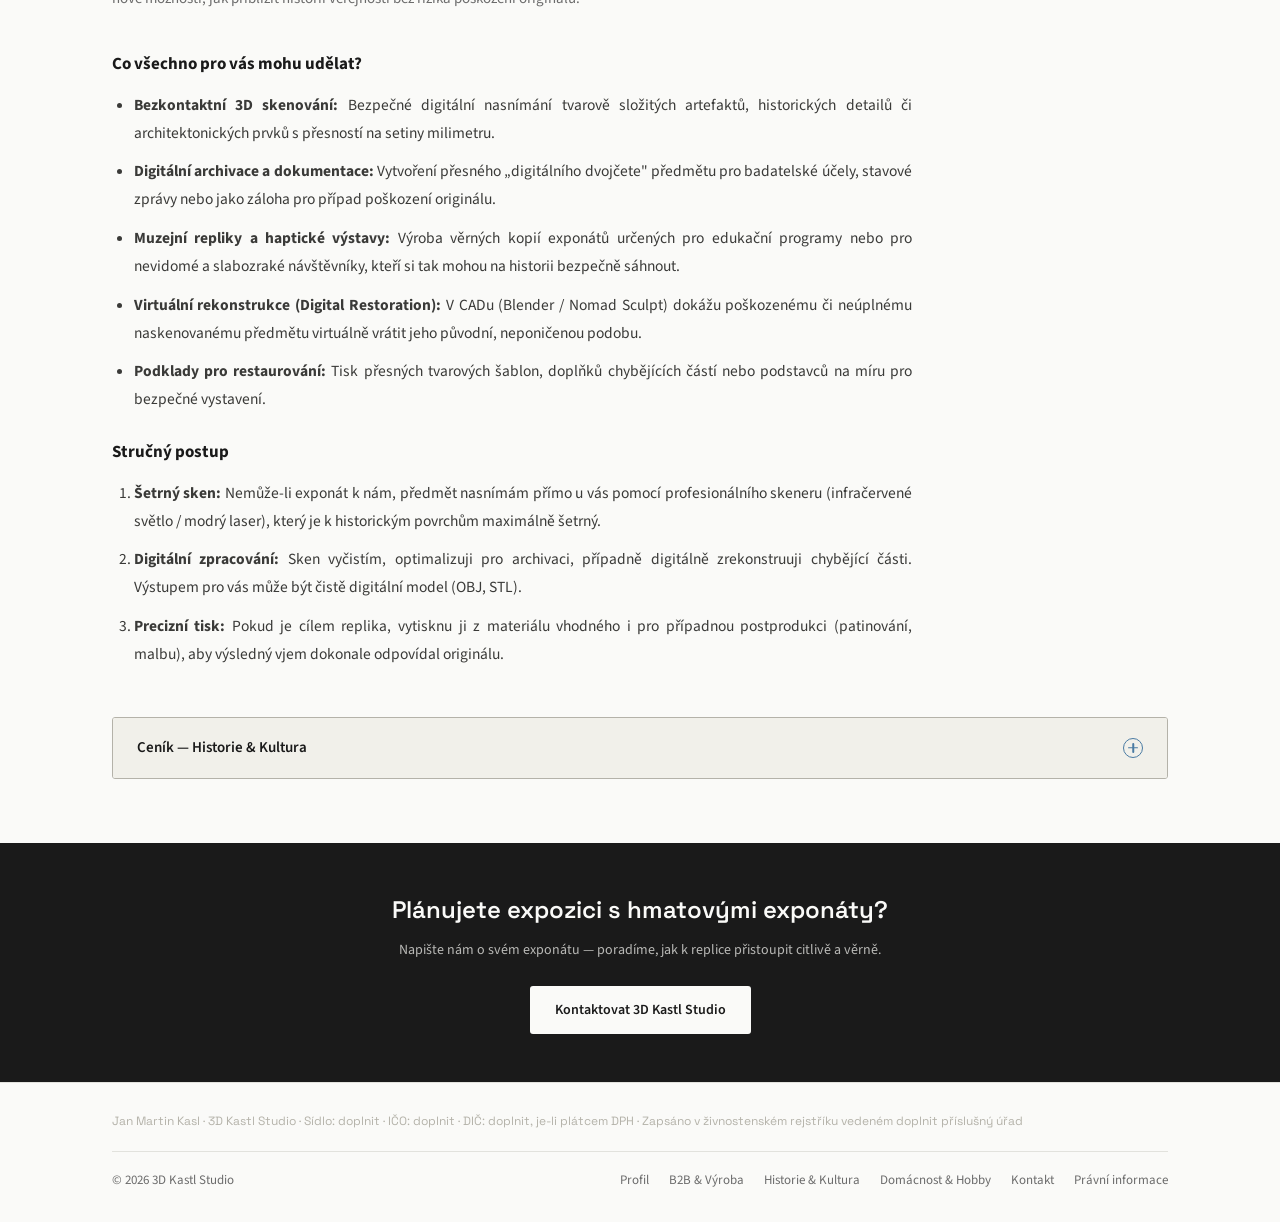
<file: historie-kultura.html>
<!DOCTYPE html>
<html lang="cs">
<head>
<meta charset="UTF-8">
<meta name="viewport" content="width=device-width, initial-scale=1.0">
<title>Historie &amp; Kultura — 3D Kastl Studio</title>
<meta name="description" content="Repliky pro muzea, hrady a zámky — hmatové exponáty, na které si návštěvníci mohou bezpečně sáhnout.">
<link rel="stylesheet" href="assets/style.css">
</head>
<body>
<header class="site-header">
  <div class="wrap">
    <a href="index.html" class="brand">
      <img src="assets/VSUDE_logo_13.svg" alt="3D Kastl Studio">
      <div class="brand-text">
        <span class="3D kastl">3D KASTL</span>
        <div class="divider"></div>
        <span class="studio">STUDIO</span>
      </div>
    </a>
    <nav class="main-nav">
      <a href="index.html">Home</a>
      <a href="o-nas.html">Profil</a>
      <a href="b2b-vyroba.html">B2B &amp; Výroba</a>
      <a href="historie-kultura.html" class="active">Historie &amp; Kultura</a>
      <a href="domacnost-hobby.html">Domácnost &amp; Hobby</a>
      <a href="cenotvorba.html">Cenotvorba</a>
      <a href="kontakt.html">Kontakt</a>
    </nav>
    <button class="nav-toggle" id="nav-toggle" aria-label="Otevřít menu" aria-expanded="false">
      <span></span><span></span><span></span>
    </button>
  </div>
  <div class="laser-rail"><div class="dot"></div></div>
</header>

<main>

  <section class="hero hero-photo" style="background-image: url('assets/HISTORIE-KULTURA_hero_04.jpg');">
    <div class="wrap">
      <p class="eyebrow">HISTORIE &amp; KULTURA</p>
      <h1 class="page-title">Repliky pro muzea, hrady a zámky.</h1>
      <p class="page-lead">Pro instituce, které chtějí návštěvníkům umožnit dotek bez rizika poškození originálu,
        vytváříme věrné repliky exponátů vhodné k volnému osahání.</p>
      <div class="actions">
        <a href="kontakt.html" class="btn btn-primary">Poptat řešení</a>
      </div>    </div>
  </section>

  <section class="block tight">
    <div class="wrap">
      <img src="assets/HISTORIE-KULTURA_foto_11.jpg" alt="Foto repliky / skenování exponátu" class="img-placeholder" style="aspect-ratio: 21/8; width:100%; object-fit:cover;">    </div>
  </section>

  <section class="block tight">
    <div class="wrap">
      <div class="card-grid cols-2">
        <div class="card">
          <h3>Co řešíme</h3>
          <ul>
            <li>Haptické kopie exponátů pro nevidomé i běžné návštěvníky</li>
            <li>Repliky k vystavení mimo vitrínu</li>
            <li>Skenování modelu pro digitální archivaci</li>
            <li>Edukační modely pro výklad a workshopy</li>
          </ul>
        </div>
        <div class="card">
          <h3>Proč 3D Kastl Studio</h3>
          <ul>
            <li>Šetrné bezkontaktní skenování originálu</li>
            <li>Zachování detailů povrchu i tvaru</li>
            <li>Konzultace s kurátory a správci sbírek</li>
            <li>Odolné materiály na časté zacházení</li>
          </ul>
        </div>
      </div>
    </div>
  </section>

  <section class="block">
    <div class="wrap">
      <div class="section-head">
        <p class="eyebrow">POSTUP</p>
        <h2>Od originálu k bezpečné replice</h2>
        <p style="text-align: justify;">Digitalizace přináší revoluci do způsobu, jakým kulturní dědictví chráníme, studujeme i prezentujeme. Spojením šetrného 3D skenování a precizního 3D tisku pomáhám muzeím, galeriím a archivům otevírat nové možnosti, jak přiblížit historii veřejnosti bez rizika poškození originálů.</p>
      </div>
      <div style="max-width: 800px;">
        <h3 style="font-size: 17px; color: var(--c-ink); margin: 0 0 0.8em;">Co všechno pro vás mohu udělat?</h3>
        <ul style="font-size: 15.5px; color: var(--c-ink-soft); line-height: 1.8; padding-left: 1.4em; margin: 0 0 1.6em; text-align: justify;">
          <li style="margin-bottom: 0.7em;"><strong>Bezkontaktní 3D skenování:</strong> Bezpečné digitální nasnímání tvarově složitých artefaktů, historických detailů či architektonických prvků s přesností na setiny milimetru.</li>
          <li style="margin-bottom: 0.7em;"><strong>Digitální archivace a dokumentace:</strong> Vytvoření přesného „digitálního dvojčete" předmětu pro badatelské účely, stavové zprávy nebo jako záloha pro případ poškození originálu.</li>
          <li style="margin-bottom: 0.7em;"><strong>Muzejní repliky a haptické výstavy:</strong> Výroba věrných kopií exponátů určených pro edukační programy nebo pro nevidomé a slabozraké návštěvníky, kteří si tak mohou na historii bezpečně sáhnout.</li>
          <li style="margin-bottom: 0.7em;"><strong>Virtuální rekonstrukce (Digital Restoration):</strong> V CADu (Blender / Nomad Sculpt) dokážu poškozenému či neúplnému naskenovanému předmětu virtuálně vrátit jeho původní, neponičenou podobu.</li>
          <li><strong>Podklady pro restaurování:</strong> Tisk přesných tvarových šablon, doplňků chybějících částí nebo podstavců na míru pro bezpečné vystavení.</li>
        </ul>
        <h3 style="font-size: 17px; color: var(--c-ink); margin: 0 0 0.8em;">Stručný postup</h3>
        <ol style="font-size: 15.5px; color: var(--c-ink-soft); line-height: 1.8; padding-left: 1.4em; margin: 0 0 1.6em; text-align: justify;">
          <li style="margin-bottom: 0.7em;"><strong>Šetrný sken:</strong> Nemůže-li exponát k nám, předmět nasnímám přímo u vás pomocí profesionálního skeneru (infračervené světlo / modrý laser), který je k historickým povrchům maximálně šetrný.</li>
          <li style="margin-bottom: 0.7em;"><strong>Digitální zpracování:</strong> Sken vyčistím, optimalizuji pro archivaci, případně digitálně zrekonstruuji chybějící části. Výstupem pro vás může být čistě digitální model (OBJ, STL).</li>
          <li><strong>Precizní tisk:</strong> Pokud je cílem replika, vytisknu ji z materiálu vhodného i pro případnou postprodukci (patinování, malbu), aby výsledný vjem dokonale odpovídal originálu.</li>
        </ol>
      </div>

      <details class="accordion" id="cenik">
        <summary class="accordion-trigger"><span>Ceník — Historie &amp; Kultura</span><span class="acc-icon"></span></summary>
        <div class="accordion-body">
          <table class="price-table"><caption>Skenování</caption><thead><tr><th>Služba</th><th>Cena</th><th>Poznámka</th></tr></thead><tbody>
            <tr><td>3D skenování ve studiu</td><td class="price-val">880 Kč / hod</td><td class="price-note">Šetrná manipulace v rukavicích, bezpečné upevnění.</td></tr>
            <tr><td>3D skenování v depozitáři</td><td class="price-val">1 460 Kč / hod</td><td class="price-note">Digitalizace přímo v instituci — bez nutnosti převozu.</td></tr>
          </tbody></table>
          <table class="price-table"><caption>CAD / Digitální restaurování</caption><thead><tr><th>Služba</th><th>Cena</th><th>Poznámka</th></tr></thead><tbody>
            <tr><td>Digitální restaurování a CAD</td><td class="price-val">860 Kč / hod</td><td class="price-note">Retuše, domodelování chybějících částí, výstup OBJ / STL.</td></tr>
          </tbody></table>
          <table class="price-table"><caption>3D tisk — expoziční a haptické modely</caption><thead><tr><th>Služba</th><th>Cena</th><th>Poznámka</th></tr></thead><tbody>
            <tr><td>Tisk expozičních / haptických modelů</td><td class="price-val">80 Kč / hod</td><td class="price-note">Důraz na detail povrchu a finální vzhled repliky.</td></tr>
          </tbody></table>
          <table class="price-table"><caption>Materiál — cena za gram</caption><thead><tr><th>Materiál</th><th>Cena / gram</th><th>Nákupní cena / kg</th></tr></thead><tbody>
            <tr><td>PETG (standardní)</td><td class="price-val">1,20 Kč / g</td><td class="price-note">479 Kč / kg (Spectrum)</td></tr>
            <tr><td>PETG — imitace dřeva / kovu</td><td class="price-val">1,80 Kč / g</td><td class="price-note">~720 Kč / kg (speciální estetické)</td></tr>
            <tr><td>PCTG (odolný, haptický)</td><td class="price-val">1,63 Kč / g</td><td class="price-note">650 Kč / kg</td></tr>
          </tbody></table>
          <table class="price-table"><caption>Doprava / Výjezdní paušál</caption><thead><tr><th>Pásmo</th><th>Cena</th><th>Oblast</th></tr></thead><tbody>
            <tr><td>Lokální (do 15 km)</td><td class="price-val">416 Kč</td><td class="price-note">Klášterec n. O., Kadaň.</td></tr>
            <tr><td>Okresní (do 35 km)</td><td class="price-val">930 Kč</td><td class="price-note">Chomutov, Ostrov a okolí.</td></tr>
            <tr><td>Regionální (do 65 km)</td><td class="price-val">1 760 Kč</td><td class="price-note">Regionální muzea — KV, Most, Žatec.</td></tr>
            <tr><td>Vzdálené výjezdy (&gt;65 km)</td><td class="price-val">16 Kč / km</td><td class="price-note">Celková trasa tam i zpět.</td></tr>
          </tbody></table>
          <p class="price-footnote">Minimální fakturace 2 500 Kč / zakázka. <a href="cenotvorba.html" style="color: var(--c-blue);">Jak vzniká cena?</a></p>
        </div>
      </details>
    </div>
  </section>

  <section class="cta-strip">
    <div class="wrap">
      <h2>Plánujete expozici s hmatovými exponáty?</h2>
      <p>Napište nám o svém exponátu — poradíme, jak k replice přistoupit citlivě a věrně.</p>
      <a href="kontakt.html" class="btn btn-primary">Kontaktovat 3D Kastl Studio</a>
    </div>
  </section>

</main>

<footer class="site-footer">
  <div class="wrap footer-wrap">
    <div class="footer-legal">
      Jan Martin Kasl &middot; 3D Kastl Studio &middot; Sídlo: <span class="placeholder">doplnit</span> &middot;
      IČO: <span class="placeholder">doplnit</span> &middot; DIČ: <span class="placeholder">doplnit, je-li plátcem DPH</span> &middot;
      Zapsáno v živnostenském rejstříku vedeném <span class="placeholder">doplnit příslušný úřad</span>
    </div>
    <div class="footer-bottom">
      <span>© 2026 3D Kastl Studio</span>
      <div class="footer-links">
        <a href="o-nas.html">Profil</a>
        <a href="b2b-vyroba.html">B2B &amp; Výroba</a>
        <a href="historie-kultura.html">Historie &amp; Kultura</a>
        <a href="domacnost-hobby.html">Domácnost &amp; Hobby</a>
        <a href="kontakt.html">Kontakt</a>
        <a href="pravni-info.html">Právní informace</a>
      </div>
    </div>
  </div>
</footer>

<script>
  // Hamburger menu
  (function(){
    var btn = document.getElementById('nav-toggle');
    var nav = document.querySelector('.main-nav');
    if (!btn || !nav) return;
    btn.addEventListener('click', function(){
      var open = nav.classList.toggle('is-open');
      btn.setAttribute('aria-expanded', open ? 'true' : 'false');
    });
    // Zavřít po kliknutí na odkaz
    nav.querySelectorAll('a').forEach(function(a){
      a.addEventListener('click', function(){
        nav.classList.remove('is-open');
        btn.setAttribute('aria-expanded', 'false');
      });
    });
    // Zavřít při resize nad 680px
    window.addEventListener('resize', function(){
      if (window.innerWidth > 680) {
        nav.classList.remove('is-open');
        btn.setAttribute('aria-expanded', 'false');
      }
    });
  })();
</script>
</body>
</html>
</file>
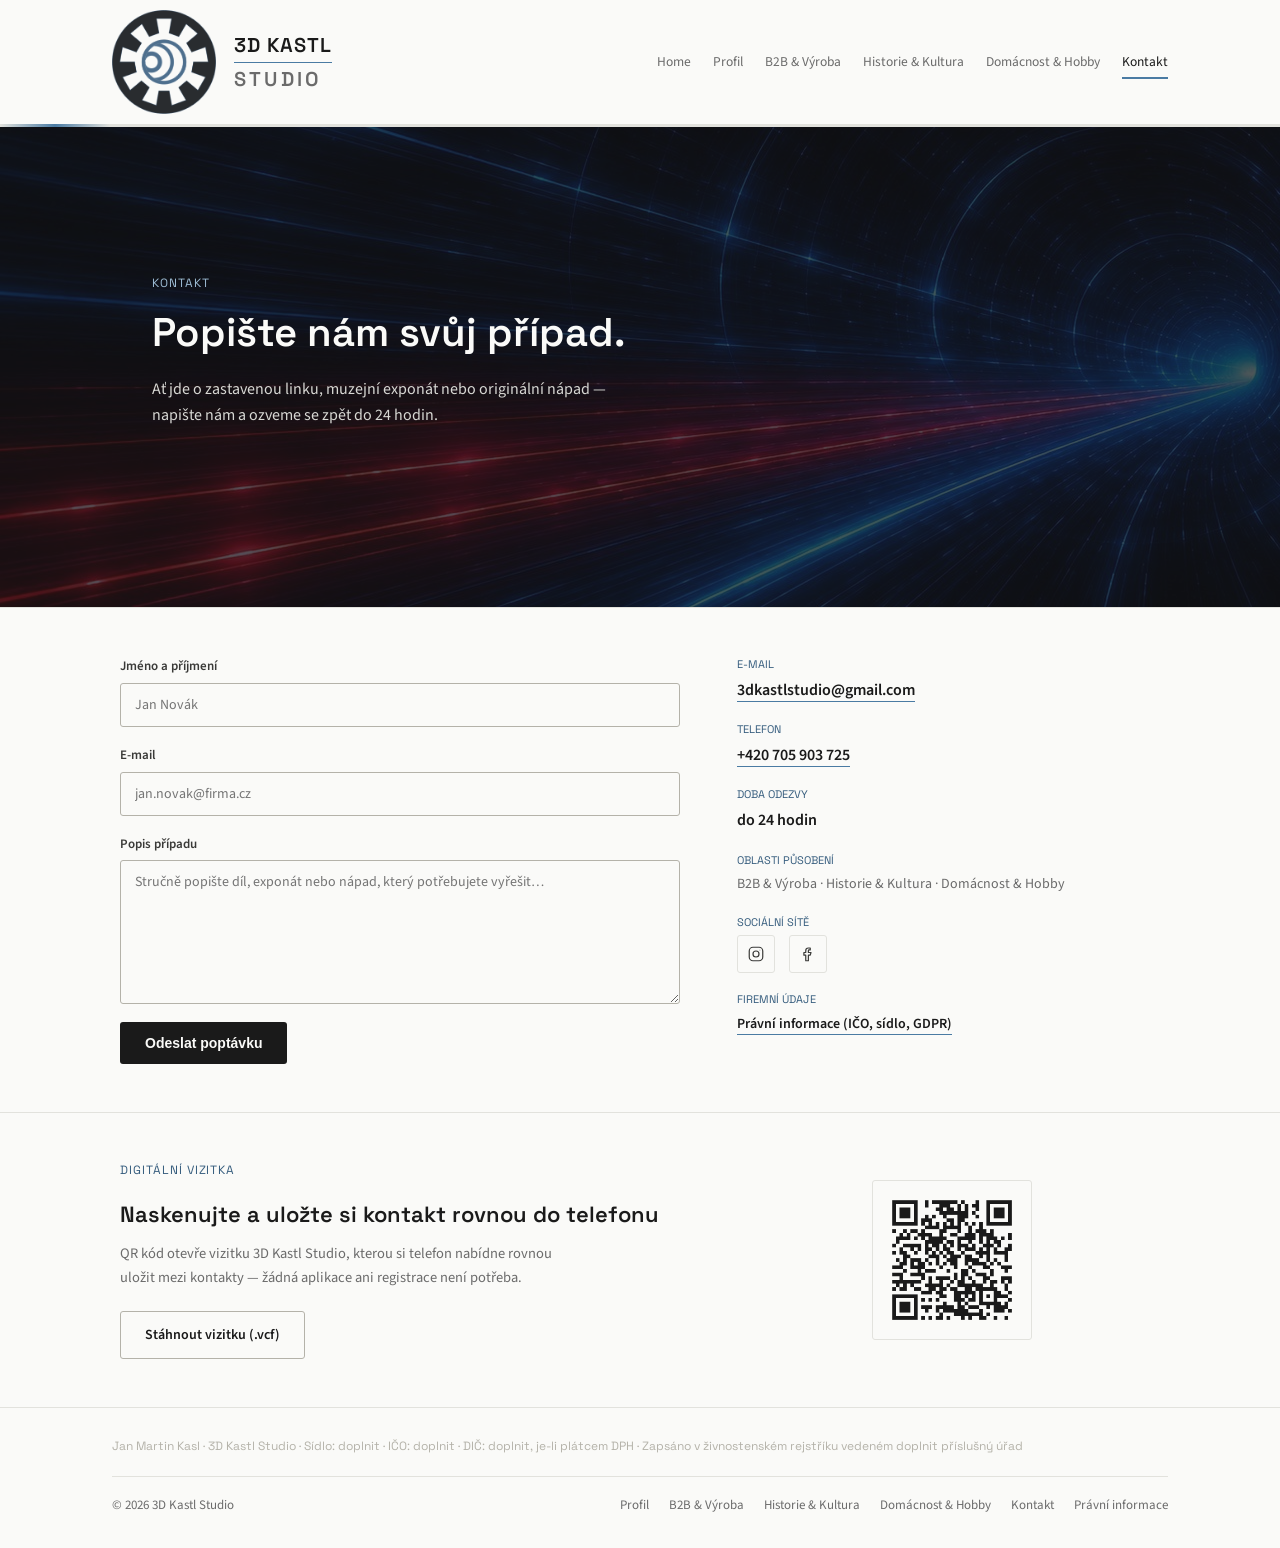
<file: kontakt.html>
<!DOCTYPE html>
<html lang="cs">
<head>
<meta charset="UTF-8">
<meta name="viewport" content="width=device-width, initial-scale=1.0">
<title>Kontakt — 3D Kastl Studio</title>
<meta name="description" content="Kontaktujte 3D Kastl Studio — popište svůj případ a odpovíme do 24 hodin.">
<link rel="stylesheet" href="assets/style.css">
</head>
<body>
<header class="site-header">
  <div class="wrap">
    <a href="index.html" class="brand">
      <img src="assets/VSUDE_logo_13.svg" alt="3D Kastl Studio">
      <div class="brand-text">
        <span class="3D kastl">3D KASTL</span>
        <div class="divider"></div>
        <span class="studio">STUDIO</span>
      </div>
    </a>
    <nav class="main-nav">
      <a href="index.html">Home</a>
      <a href="o-nas.html">Profil</a>
      <a href="b2b-vyroba.html">B2B &amp; Výroba</a>
      <a href="historie-kultura.html">Historie &amp; Kultura</a>
      <a href="domacnost-hobby.html">Domácnost &amp; Hobby</a>
      <a href="kontakt.html" class="active">Kontakt</a>
    </nav>
    <button class="nav-toggle" id="nav-toggle" aria-label="Otevřít menu" aria-expanded="false">
      <span></span><span></span><span></span>
    </button>
  </div>
  <div class="laser-rail"><div class="dot"></div></div>
</header>

<main>

  <section class="hero hero-photo" style="background-image: url('assets/KONTAKT_hero_06.jpg');">
    <div class="wrap">
      <p class="eyebrow">KONTAKT</p>
      <h1 class="page-title">Popište nám svůj případ.</h1>
      <p class="page-lead">Ať jde o zastavenou linku, muzejní exponát nebo originální nápad — napište nám a ozveme se zpět do 24 hodin.</p>    </div>
  </section>

  <section class="block tight">
    <div class="wrap" style="display: grid; grid-template-columns: 1.3fr 1fr; gap: 56px; padding-left: 40px; align-items: start;">

      <!-- ============================================================
           KONTAKTNÍ FORMULÁŘ — napojený přes Web3Forms
           Před spuštěním webu:
           1. Jdi na https://web3forms.com
           2. Zadej e-mail 3dkastlstudio@gmail.com a získej API klíč
           3. Nahraď "VAS-API-KLIC-ZDE" níže svým klíčem
      ============================================================ -->
      <form class="contact-form" id="contact-form">
        <input type="hidden" name="access_key" value="VAS-API-KLIC-ZDE">
        <input type="hidden" name="subject" value="Nová poptávka — 3D Kastl Studio">
        <input type="hidden" name="from_name" value="3D Kastl Studio web">
        <input type="checkbox" name="botcheck" style="display:none;">
        <div class="form-row">
          <label for="name">Jméno a příjmení</label>
          <input type="text" id="name" name="name" placeholder="Jan Novák" required>
        </div>
        <div class="form-row">
          <label for="email">E-mail</label>
          <input type="email" id="email" name="email" placeholder="jan.novak@firma.cz" required>
        </div>
        <div class="form-row">
          <label for="message">Popis případu</label>
          <textarea id="message" name="message" rows="6" placeholder="Stručně popište díl, exponát nebo nápad, který potřebujete vyřešit…" required></textarea>
        </div>
        <button type="submit" class="btn btn-primary" id="submit-btn">Odeslat poptávku</button>
        <p id="form-success" style="display:none; margin-top:16px; color:#2a7a4a; font-size:14.5px; font-weight:600;">✓ Zpráva odeslána! Ozvu se do 24 hodin.</p>
        <p id="form-error" style="display:none; margin-top:16px; color:#b03030; font-size:14.5px;">Něco se nepovedlo. Zkuste to znovu nebo napište přímo na <a href="mailto:3dkastlstudio@gmail.com">3dkastlstudio@gmail.com</a>.</p>
      </form>
      <script>
        document.getElementById('contact-form').addEventListener('submit', async function(e) {
          e.preventDefault();
          const btn = document.getElementById('submit-btn');
          const ok  = document.getElementById('form-success');
          const err = document.getElementById('form-error');
          btn.disabled = true; btn.textContent = 'Odesílám…';
          ok.style.display = 'none'; err.style.display = 'none';
          try {
            const res = await fetch('https://api.web3forms.com/submit', { method: 'POST', body: new FormData(this) });
            const data = await res.json();
            if (data.success) { ok.style.display = 'block'; this.reset(); }
            else { err.style.display = 'block'; }
          } catch { err.style.display = 'block'; }
          btn.disabled = false; btn.textContent = 'Odeslat poptávku';
        });
      </script>
      <!-- KONEC KONTAKTNÍ FORMULÁŘ -->

      <div class="contact-info">
        <div class="item">
          <div class="label">E-MAIL</div>
          <div class="value"><a href="mailto:3dkastlstudio@gmail.com">3dkastlstudio@gmail.com</a></div>
        </div>
        <div class="item">
          <div class="label">TELEFON</div>
          <div class="value"><a href="tel:+420705903725">+420 705 903 725</a></div>
        </div>
        <div class="item">
          <div class="label">DOBA ODEZVY</div>
          <div class="value">do 24 hodin</div>
        </div>
        <div class="item">
          <div class="label">OBLASTI PŮSOBENÍ</div>
          <div class="value" style="font-size:14px; font-weight:400; color: var(--c-gray);">
            B2B &amp; Výroba · Historie &amp; Kultura · Domácnost &amp; Hobby
          </div>
        </div>
        <div class="item">
          <div class="label">SOCIÁLNÍ SÍTĚ</div>
          <div class="social-icons">
            <a href="https://www.instagram.com/3dkastlstudio/" aria-label="Instagram" target="_blank" rel="noopener">
              <svg viewBox="0 0 24 24" fill="none" stroke="currentColor" stroke-width="1.6" stroke-linecap="round" stroke-linejoin="round">
                <rect x="3" y="3" width="18" height="18" rx="5"/>
                <circle cx="12" cy="12" r="4"/>
                <circle cx="17.2" cy="6.8" r="0.6" fill="currentColor" stroke="none"/>
              </svg>
            </a>
            <a href="https://www.facebook.com/3dkastlstudio/" aria-label="Facebook" target="_blank" rel="noopener">
              <svg viewBox="0 0 24 24" fill="none" stroke="currentColor" stroke-width="1.6" stroke-linecap="round" stroke-linejoin="round">
                <path d="M15 4h-2.5A3.5 3.5 0 0 0 9 7.5V10H6.5v3.5H9V21h3.5v-7.5H15l1-3.5h-3.5V7.5c0-.55.45-1 1-1H15V4z"/>
              </svg>
            </a>
          </div>
        </div>
        <div class="item">
          <div class="label">FIREMNÍ ÚDAJE</div>
          <div class="value" style="font-size:14px; font-weight:600;">
            <a href="pravni-info.html" style="color: var(--c-ink); border-bottom: 1px solid var(--c-blue);">Právní informace (IČO, sídlo, GDPR)</a>
          </div>
        </div>
      </div>

    </div>
  </section>

  <section class="block tight" style="border-top: 0.5px solid var(--c-line);">
    <div class="wrap" style="display: grid; grid-template-columns: 1.3fr 1fr; gap: 56px; padding-left: 40px; align-items: center;">
      <div>
        <p class="eyebrow" style="padding-left:0;">DIGITÁLNÍ VIZITKA</p>
        <h2 style="font-family: var(--font-display); font-size: 22px; font-weight: 600; margin: 0 0 10px;">
          Naskenujte a uložte si kontakt rovnou do telefonu
        </h2>
        <p style="font-size: 14.5px; color: var(--c-gray); line-height: 1.7; max-width: 440px; margin: 0 0 20px;">
          QR kód otevře vizitku 3D Kastl Studio, kterou si telefon nabídne rovnou uložit mezi kontakty —
          žádná aplikace ani registrace není potřeba.
        </p>
        <a href="assets/kastl-studio.vcf" download class="btn btn-secondary">Stáhnout vizitku (.vcf)</a>
      </div>
      <div style="display:flex; flex-direction:column; align-items:center; gap:8px;">
        <img src="assets/KONTAKT_qrVizitka_14.png" alt="QR kód pro stažení digitální vizitky 3D Kastl Studio" style="width:160px; height:160px; border: 0.5px solid var(--c-line); border-radius: var(--radius); padding: 12px; background:var(--c-paper);">      </div>
    </div>
  </section>

</main>

<footer class="site-footer">
  <div class="wrap footer-wrap">
    <div class="footer-legal">
      Jan Martin Kasl &middot; 3D Kastl Studio &middot; Sídlo: <span class="placeholder">doplnit</span> &middot;
      IČO: <span class="placeholder">doplnit</span> &middot; DIČ: <span class="placeholder">doplnit, je-li plátcem DPH</span> &middot;
      Zapsáno v živnostenském rejstříku vedeném <span class="placeholder">doplnit příslušný úřad</span>
    </div>
    <div class="footer-bottom">
      <span>© 2026 3D Kastl Studio</span>
      <div class="footer-links">
        <a href="o-nas.html">Profil</a>
        <a href="b2b-vyroba.html">B2B &amp; Výroba</a>
        <a href="historie-kultura.html">Historie &amp; Kultura</a>
        <a href="domacnost-hobby.html">Domácnost &amp; Hobby</a>
        <a href="kontakt.html">Kontakt</a>
        <a href="pravni-info.html">Právní informace</a>
      </div>
    </div>
  </div>
</footer>

<script>
  // Hamburger menu
  (function(){
    var btn = document.getElementById('nav-toggle');
    var nav = document.querySelector('.main-nav');
    if (!btn || !nav) return;
    btn.addEventListener('click', function(){
      var open = nav.classList.toggle('is-open');
      btn.setAttribute('aria-expanded', open ? 'true' : 'false');
    });
    // Zavřít po kliknutí na odkaz
    nav.querySelectorAll('a').forEach(function(a){
      a.addEventListener('click', function(){
        nav.classList.remove('is-open');
        btn.setAttribute('aria-expanded', 'false');
      });
    });
    // Zavřít při resize nad 680px
    window.addEventListener('resize', function(){
      if (window.innerWidth > 680) {
        nav.classList.remove('is-open');
        btn.setAttribute('aria-expanded', 'false');
      }
    });
  })();
</script>
</body>
</html>
</file>
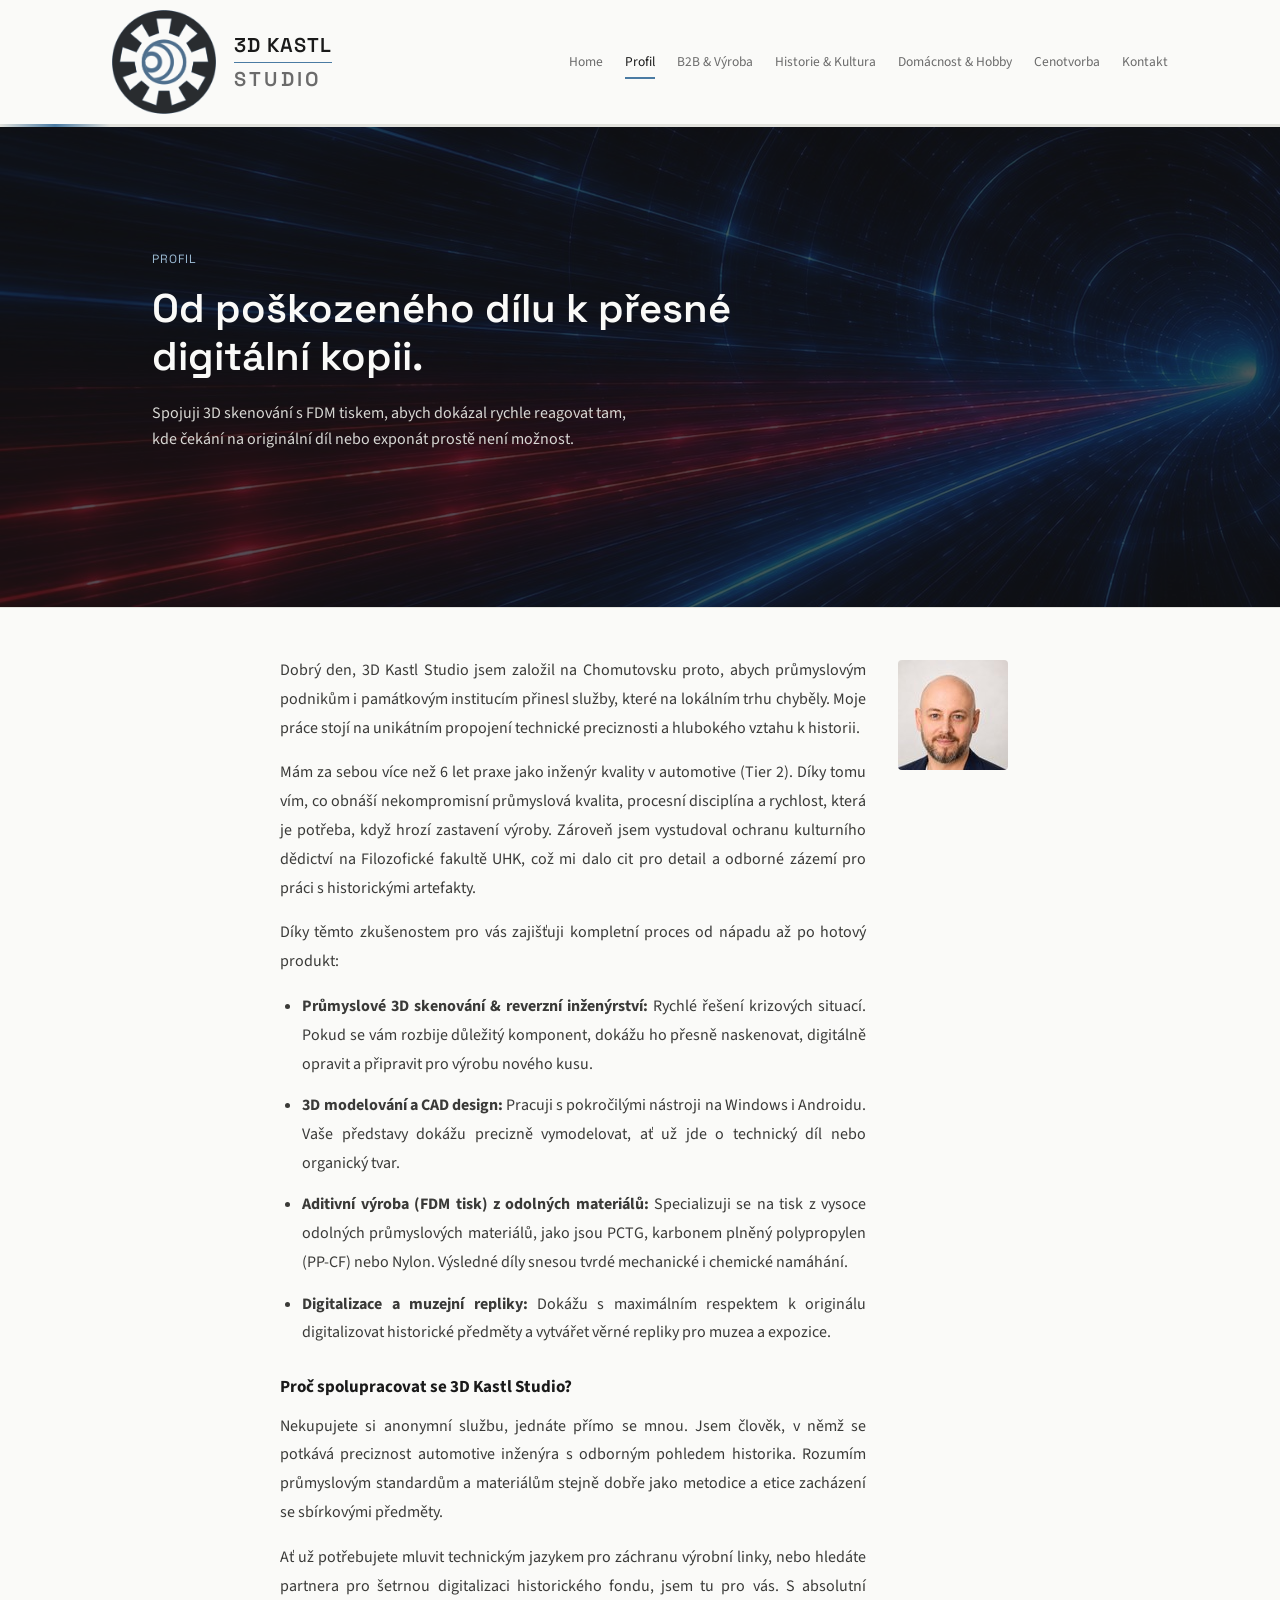
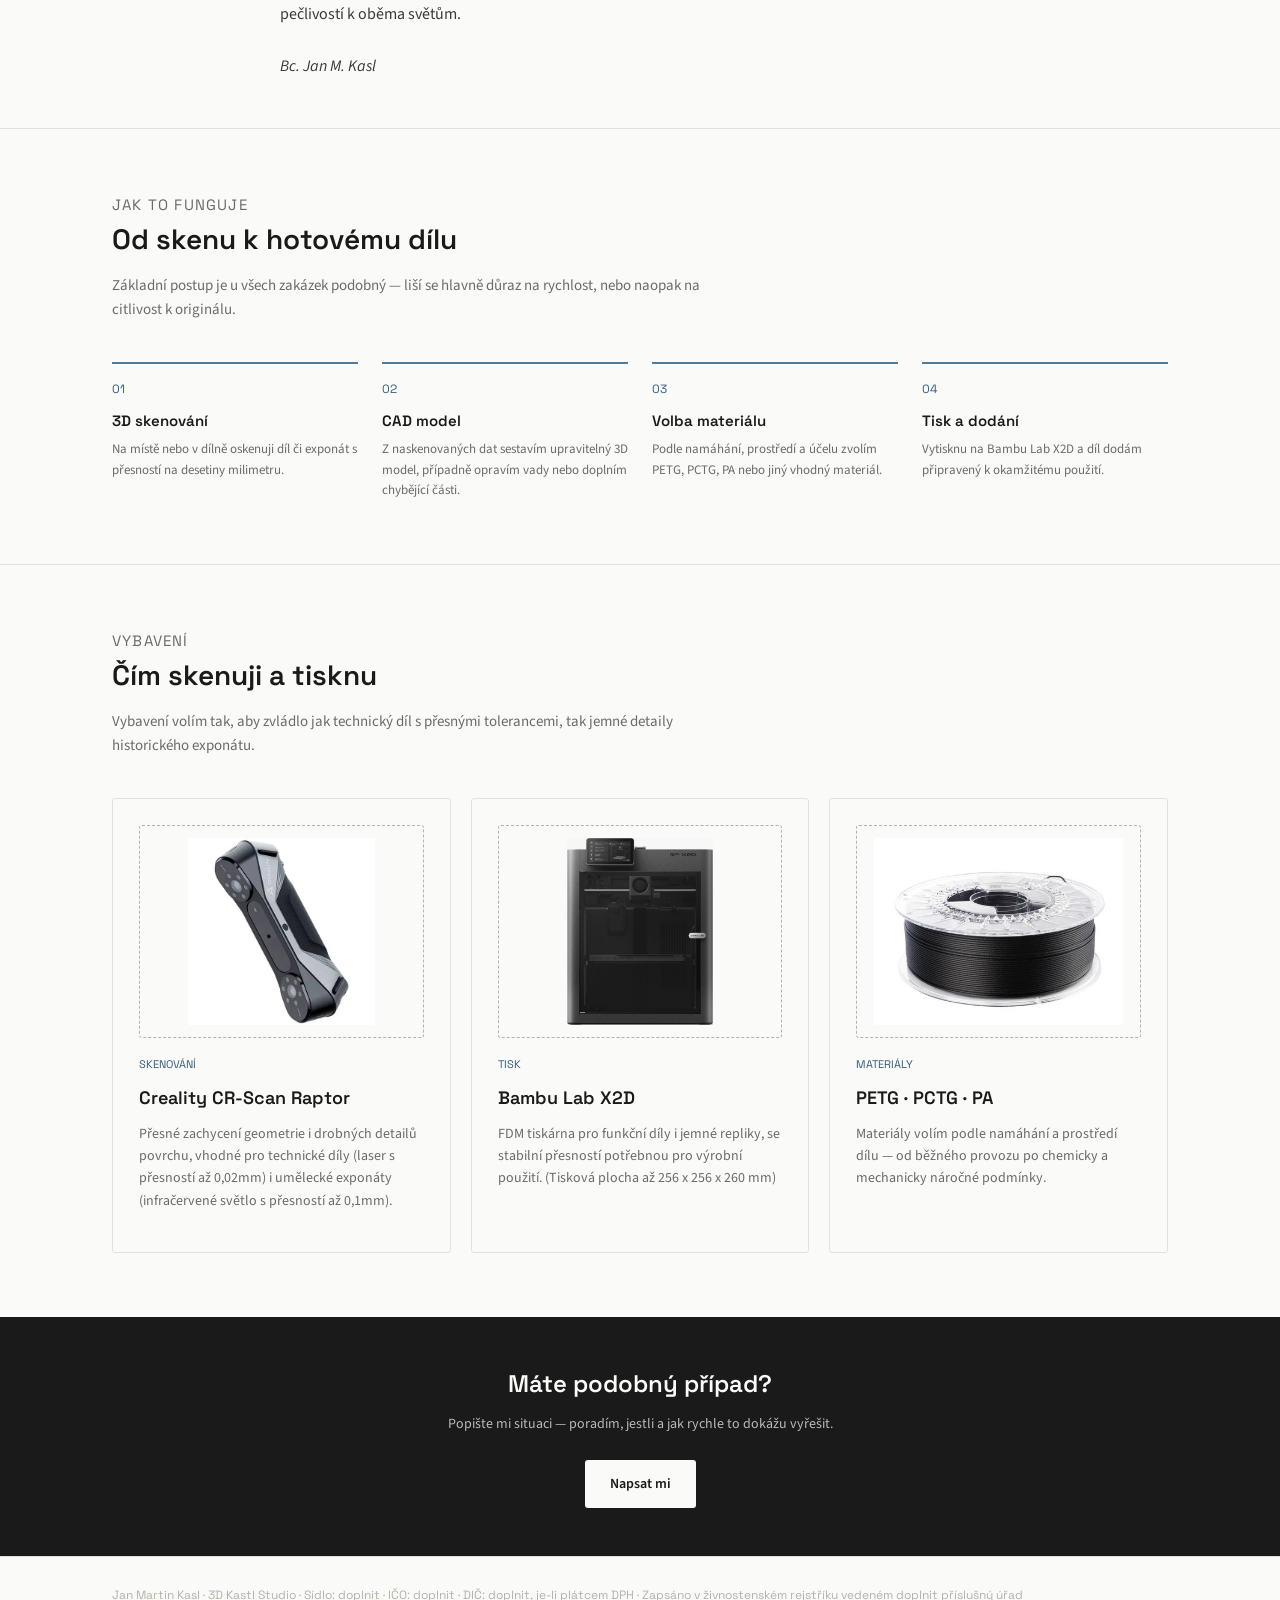
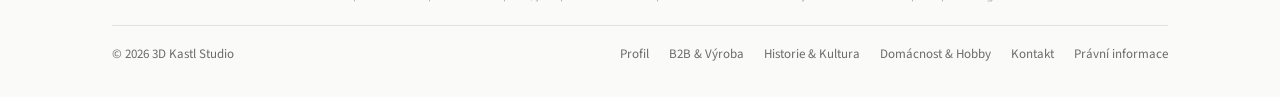
<file: o-nas.html>
<!DOCTYPE html>
<html lang="cs">
<head>
<meta charset="UTF-8">
<meta name="viewport" content="width=device-width, initial-scale=1.0">
<title>Profil — 3D Kastl Studio</title>
<meta name="description" content="3D Kastl Studio — 3D skenování a FDM tisk na míru pro průmysl, památkovou péči i soukromé zakázky.">
<link rel="stylesheet" href="assets/style.css">
</head>
<body>
<header class="site-header">
  <div class="wrap">
    <a href="index.html" class="brand">
      <img src="assets/VSUDE_logo_13.svg" alt="3D Kastl Studio">
      <div class="brand-text">
        <span class="3D kastl">3D KASTL</span>
        <div class="divider"></div>
        <span class="studio">STUDIO</span>
      </div>
    </a>
    <nav class="main-nav">
      <a href="index.html">Home</a>
      <a href="o-nas.html" class="active">Profil</a>
      <a href="b2b-vyroba.html">B2B &amp; Výroba</a>
      <a href="historie-kultura.html">Historie &amp; Kultura</a>
      <a href="domacnost-hobby.html">Domácnost &amp; Hobby</a>
      <a href="cenotvorba.html">Cenotvorba</a>
      <a href="kontakt.html">Kontakt</a>
    </nav>
    <button class="nav-toggle" id="nav-toggle" aria-label="Otevřít menu" aria-expanded="false">
      <span></span><span></span><span></span>
    </button>
  </div>
  <div class="laser-rail"><div class="dot"></div></div>
</header>

<main>

  <section class="hero hero-photo" style="background-image: url('assets/PROFIL_hero_02.jpg');">
    <div class="wrap">
      <p class="eyebrow">PROFIL</p>
      <h1 class="page-title">Od poškozeného dílu k přesné digitální kopii.</h1>
      <p class="page-lead">Spojuji 3D skenování s FDM tiskem, abych dokázal rychle reagovat tam, kde čekání na originální díl nebo exponát prostě není možnost.</p>    </div>
  </section>

  <section class="block tight">
    <div class="wrap" style="max-width: 800px; padding-left: 40px;">
      <div style="display: flex; align-items: flex-start; gap: 32px;">
        <div style="flex: 1; min-width: 0;">
          <p style="font-size: 16px; color: var(--c-ink-soft); line-height: 1.8; text-align: justify; margin: 0 0 1em;">
            Dobrý den, 3D Kastl Studio jsem založil na Chomutovsku proto, abych průmyslovým podnikům
            i památkovým institucím přinesl služby, které na lokálním trhu chyběly. Moje práce stojí
            na unikátním propojení technické preciznosti a hlubokého vztahu k historii.
          </p>
          <p style="font-size: 16px; color: var(--c-ink-soft); line-height: 1.8; text-align: justify; margin: 0 0 1em;">
            Mám za sebou více než 6 let praxe jako inženýr kvality v automotive (Tier 2).
            Díky tomu vím, co obnáší nekompromisní průmyslová kvalita, procesní disciplína a rychlost,
            která je potřeba, když hrozí zastavení výroby. Zároveň jsem vystudoval ochranu kulturního dědictví
            na Filozofické fakultě UHK, což mi dalo cit pro detail a odborné zázemí pro práci s historickými artefakty.
          </p>
          <p style="font-size: 16px; color: var(--c-ink-soft); line-height: 1.8; text-align: justify; margin: 0 0 1em;">
            Díky těmto zkušenostem pro vás zajišťuji kompletní proces od nápadu až po hotový produkt:
          </p>
          <ul style="font-size: 16px; color: var(--c-ink-soft); line-height: 1.8; padding-left: 1.4em; margin: 0 0 1.2em; text-align: justify;">
            <li style="margin-bottom: 0.8em;"><strong>Průmyslové 3D skenování &amp; reverzní inženýrství:</strong> Rychlé řešení krizových situací. Pokud se vám rozbije důležitý komponent, dokážu ho přesně naskenovat, digitálně opravit a připravit pro výrobu nového kusu.</li>
            <li style="margin-bottom: 0.8em;"><strong>3D modelování a CAD design:</strong> Pracuji s pokročilými nástroji na Windows i Androidu. Vaše představy dokážu precizně vymodelovat, ať už jde o technický díl nebo organický tvar.</li>
            <li style="margin-bottom: 0.8em;"><strong>Aditivní výroba (FDM tisk) z odolných materiálů:</strong> Specializuji se na tisk z vysoce odolných průmyslových materiálů, jako jsou PCTG, karbonem plněný polypropylen (PP-CF) nebo Nylon. Výsledné díly snesou tvrdé mechanické i chemické namáhání.</li>
            <li><strong>Digitalizace a muzejní repliky:</strong> Dokážu s maximálním respektem k originálu digitalizovat historické předměty a vytvářet věrné repliky pro muzea a expozice.</li>
          </ul>
          <h3 style="font-size: 17px; color: var(--c-ink); margin: 1.6em 0 0.6em;">Proč spolupracovat se 3D Kastl Studio?</h3>
          <p style="font-size: 16px; color: var(--c-ink-soft); line-height: 1.8; text-align: justify; margin: 0 0 1em;">
            Nekupujete si anonymní službu, jednáte přímo se mnou.
            Jsem člověk, v němž se potkává preciznost automotive inženýra s odborným pohledem historika.
            Rozumím průmyslovým standardům a materiálům stejně dobře jako metodice a etice zacházení se sbírkovými předměty.
          </p>
          <p style="font-size: 16px; color: var(--c-ink-soft); line-height: 1.8; text-align: justify; margin: 0 0 1.4em;">
            Ať už potřebujete mluvit technickým jazykem pro záchranu výrobní linky,
            nebo hledáte partnera pro šetrnou digitalizaci historického fondu,
            jsem tu pro vás. S absolutní pečlivostí k oběma světům.
          </p>
          <p style="font-size: 16px; color: var(--c-ink-soft); line-height: 1.8; text-align: justify; margin: 0;">
            <em>Bc. Jan M. Kasl</em>
          </p>
        </div>
        <div style="flex-shrink: 0; padding-top: 4px;">
          <img src="assets/PROFIL_foto_ctverec.jpg"
               alt="Bc. Jan M. Kasl — zakladatel 3D Kastl Studio"
               width="110" height="110"
               style="display: block; border-radius: 4px; pointer-events: none; user-select: none; -webkit-user-drag: none;"
               draggable="false">
        </div>
      </div>
    </div>
  </section>

  <section class="block" id="jak-to-funguje">
    <div class="wrap">
      <div class="section-head">
        <p class="eyebrow">JAK TO FUNGUJE</p>
        <h2>Od skenu k hotovému dílu</h2>
        <p>Základní postup je u všech zakázek podobný — liší se hlavně důraz na rychlost, nebo naopak na citlivost k originálu.</p>
      </div>

      <div class="process">
        <div class="step">
          <div class="num">01</div>
          <h4>3D skenování</h4>
          <p>Na místě nebo v dílně oskenuji díl či exponát s přesností na desetiny milimetru.</p>
        </div>
        <div class="step">
          <div class="num">02</div>
          <h4>CAD model</h4>
          <p>Z naskenovaných dat sestavím upravitelný 3D model, případně opravím vady nebo doplním chybějící části.</p>
        </div>
        <div class="step">
          <div class="num">03</div>
          <h4>Volba materiálu</h4>
          <p>Podle namáhání, prostředí a účelu zvolím PETG, PCTG, PA nebo jiný vhodný materiál.</p>
        </div>
        <div class="step">
          <div class="num">04</div>
          <h4>Tisk a dodání</h4>
          <p>Vytisknu na Bambu Lab X2D a díl dodám připravený k okamžitému použití.</p>
        </div>
      </div>
    </div>
  </section>

  <section class="block">
    <div class="wrap">
      <div class="section-head">
        <p class="eyebrow">VYBAVENÍ</p>
        <h2>Čím skenuji a tisknu</h2>
        <p>Vybavení volím tak, aby zvládlo jak technický díl s přesnými tolerancemi, tak jemné detaily historického exponátu.</p>
      </div>

      <div class="card-grid">
        <div class="card">
          <img src="assets/PROFIL_sken_07.jpg" alt="3D skener" class="img-placeholder" style="margin-bottom: 18px; object-fit: contain; background: #FAFAF8;">          <div class="tag">SKENOVÁNÍ</div>
          <h3>Creality CR-Scan Raptor</h3>
          <p>Přesné zachycení geometrie i drobných detailů povrchu, vhodné pro technické díly (laser s přesností až 0,02mm) i umělecké exponáty (infračervené světlo s přesností až 0,1mm).</p>
        </div>
        <div class="card">
          <img src="assets/PROFIL_tiskarna_08.jpg" alt="3D tiskárna Bambu Lab X2D" class="img-placeholder" style="margin-bottom: 18px; object-fit: contain; background: #FAFAF8;">          <div class="tag">TISK</div>
          <h3>Bambu Lab X2D</h3>
          <p>FDM tiskárna pro funkční díly i jemné repliky, se stabilní přesností potřebnou pro výrobní použití. (Tisková plocha až 256 x 256 x 260 mm)</p>
        </div>
        <div class="card">
          <img src="assets/PROFIL_material_09.jpg" alt="Materiály PETG, PCTG, PA" class="img-placeholder" style="margin-bottom: 18px; object-fit: contain; background: #FAFAF8;">          <div class="tag">MATERIÁLY</div>
          <h3>PETG · PCTG · PA</h3>
          <p>Materiály volím podle namáhání a prostředí dílu — od běžného provozu po chemicky a mechanicky náročné podmínky.</p>
        </div>
      </div>
    </div>
  </section>

  <section class="cta-strip">
    <div class="wrap">
      <h2>Máte podobný případ?</h2>
      <p>Popište mi situaci — poradím, jestli a jak rychle to dokážu vyřešit.</p>
      <a href="kontakt.html" class="btn btn-primary">Napsat mi</a>
    </div>
  </section>

</main>

<footer class="site-footer">
  <div class="wrap footer-wrap">
    <div class="footer-legal">
      Jan Martin Kasl &middot; 3D Kastl Studio &middot; Sídlo: <span class="placeholder">doplnit</span> &middot;
      IČO: <span class="placeholder">doplnit</span> &middot; DIČ: <span class="placeholder">doplnit, je-li plátcem DPH</span> &middot;
      Zapsáno v živnostenském rejstříku vedeném <span class="placeholder">doplnit příslušný úřad</span>
    </div>
    <div class="footer-bottom">
      <span>© 2026 3D Kastl Studio</span>
      <div class="footer-links">
        <a href="o-nas.html">Profil</a>
        <a href="b2b-vyroba.html">B2B &amp; Výroba</a>
        <a href="historie-kultura.html">Historie &amp; Kultura</a>
        <a href="domacnost-hobby.html">Domácnost &amp; Hobby</a>
        <a href="kontakt.html">Kontakt</a>
        <a href="pravni-info.html">Právní informace</a>
      </div>
    </div>
  </div>
</footer>

<script>
  // Hamburger menu
  (function(){
    var btn = document.getElementById('nav-toggle');
    var nav = document.querySelector('.main-nav');
    if (!btn || !nav) return;
    btn.addEventListener('click', function(){
      var open = nav.classList.toggle('is-open');
      btn.setAttribute('aria-expanded', open ? 'true' : 'false');
    });
    // Zavřít po kliknutí na odkaz
    nav.querySelectorAll('a').forEach(function(a){
      a.addEventListener('click', function(){
        nav.classList.remove('is-open');
        btn.setAttribute('aria-expanded', 'false');
      });
    });
    // Zavřít při resize nad 680px
    window.addEventListener('resize', function(){
      if (window.innerWidth > 680) {
        nav.classList.remove('is-open');
        btn.setAttribute('aria-expanded', 'false');
      }
    });
  })();
</script>
</body>
</html>
</file>
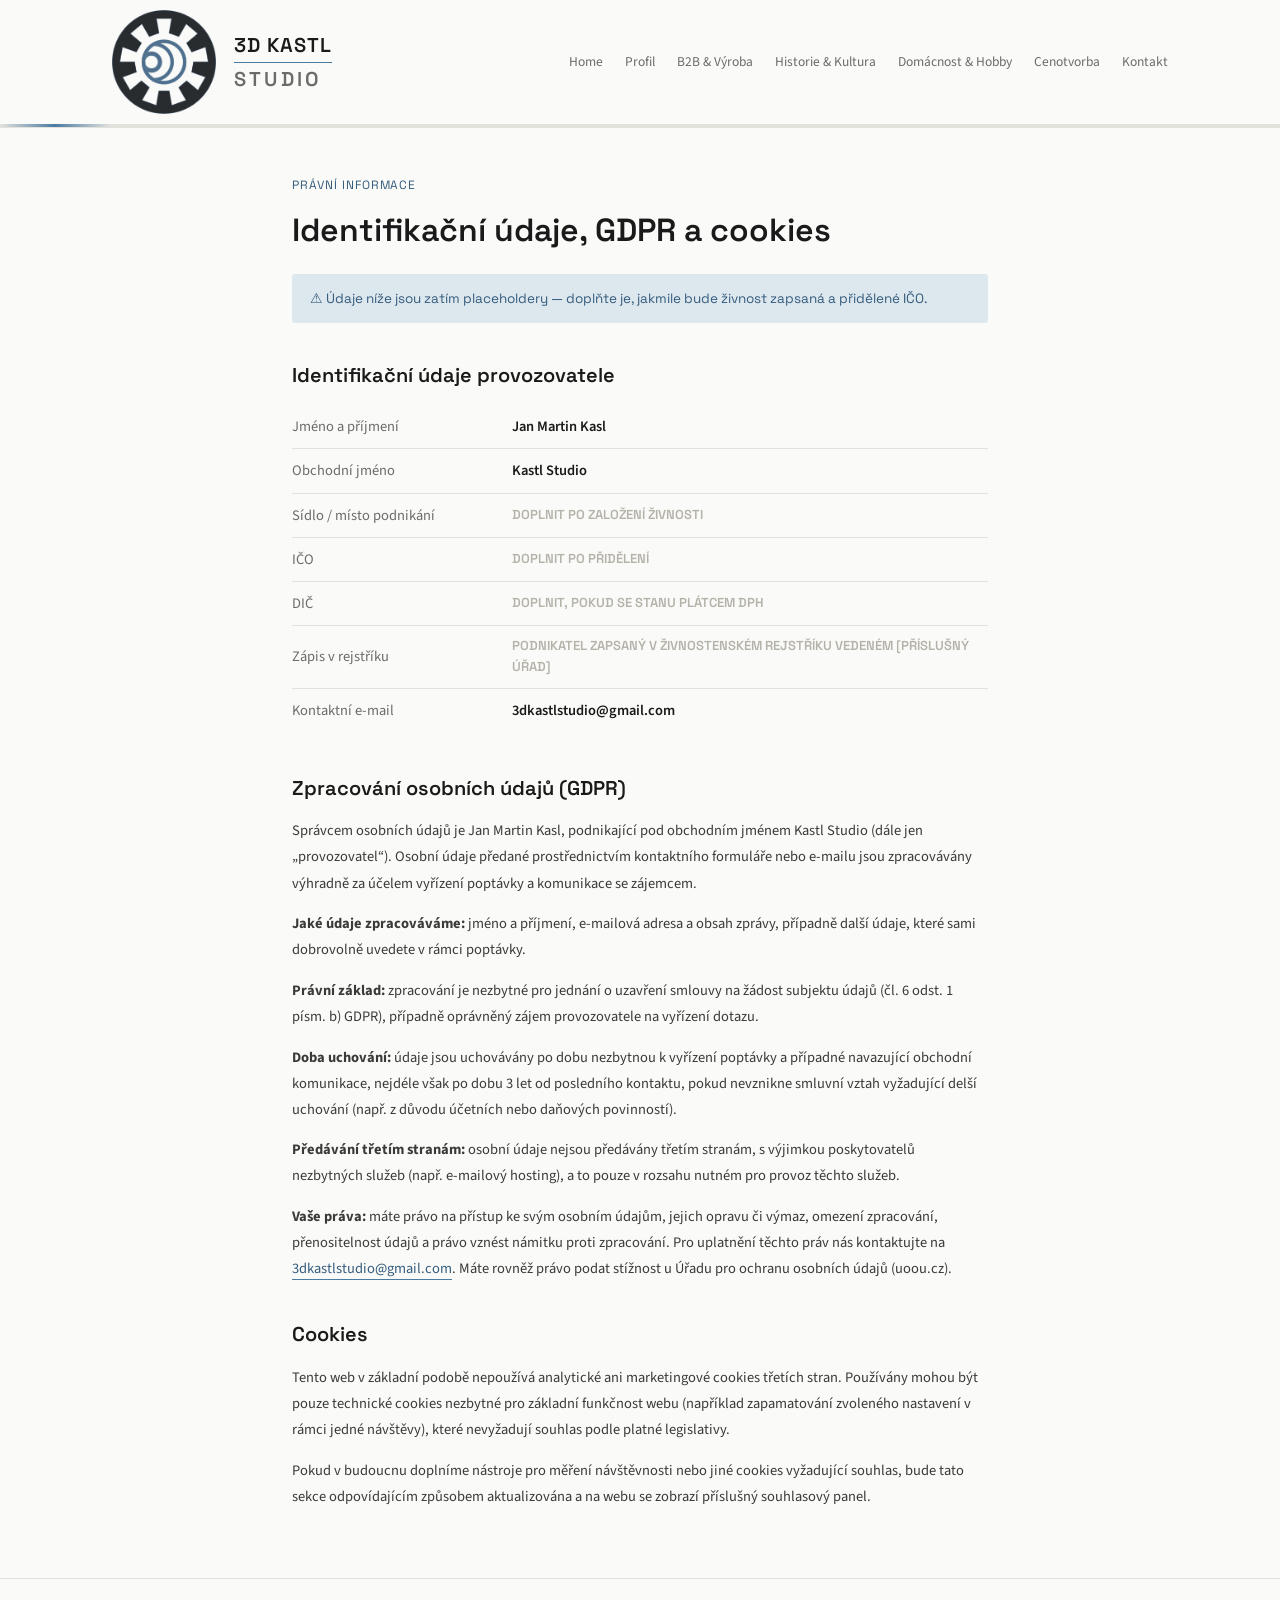
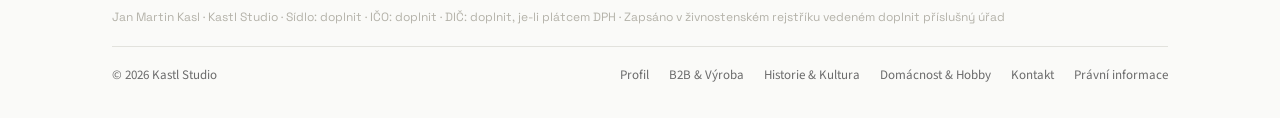
<file: pravni-info.html>
<!DOCTYPE html>
<html lang="cs">
<head>
<meta charset="UTF-8">
<meta name="viewport" content="width=device-width, initial-scale=1.0">
<title>Právní informace — Kastl Studio</title>
<meta name="description" content="Identifikační údaje, zpracování osobních údajů (GDPR) a používání cookies na webu Kastl Studio.">
<link rel="stylesheet" href="assets/style.css">
</head>
<body>
<header class="site-header">
  <div class="wrap">
    <a href="index.html" class="brand">
      <img src="assets/VSUDE_logo_13.svg" alt="Kastl Studio">
      <div class="brand-text">
        <span class="brand-3d-kastl">3D KASTL</span>
        <div class="divider"></div>
        <span class="studio">STUDIO</span>
      </div>
    </a>
    <nav class="main-nav">
      <a href="index.html">Home</a>
      <a href="o-nas.html">Profil</a>
      <a href="b2b-vyroba.html">B2B &amp; Výroba</a>
      <a href="historie-kultura.html">Historie &amp; Kultura</a>
      <a href="domacnost-hobby.html">Domácnost &amp; Hobby</a>
      <a href="cenotvorba.html">Cenotvorba</a>
      <a href="kontakt.html">Kontakt</a>
    </nav>
    <button class="nav-toggle" id="nav-toggle" aria-label="Otevřít menu" aria-expanded="false">
      <span></span><span></span><span></span>
    </button>
  </div>
  <div class="laser-rail"><div class="dot"></div></div>
</header>

<main>

  <section class="block tight">
    <div class="wrap" style="max-width: 760px;">
      <p class="eyebrow" style="padding-left:0;">PRÁVNÍ INFORMACE</p>
      <h1 class="page-title" style="padding-left:0; font-size:32px;">Identifikační údaje, GDPR a cookies</h1>

      <div style="background: var(--c-blue-pale); border-radius: var(--radius); padding: 14px 18px; margin: 24px 0 36px; font-size: 13.5px; color: var(--c-blue-dark); font-family: var(--font-mono);">
        ⚠ Údaje níže jsou zatím placeholdery — doplňte je, jakmile bude živnost zapsaná a přidělené IČO.
      </div>

      <h2 style="font-family: var(--font-display); font-size: 20px; font-weight: 600; margin: 0 0 14px;">Identifikační údaje provozovatele</h2>
      <table style="width:100%; border-collapse: collapse; margin-bottom: 40px; font-size: 14.5px;">
        <tr style="border-bottom: 0.5px solid var(--c-line);">
          <td style="padding: 10px 0; color: var(--c-gray); width: 220px;">Jméno a příjmení</td>
          <td style="padding: 10px 0; font-weight: 600;">Jan Martin Kasl</td>
        </tr>
        <tr style="border-bottom: 0.5px solid var(--c-line);">
          <td style="padding: 10px 0; color: var(--c-gray);">Obchodní jméno</td>
          <td style="padding: 10px 0; font-weight: 600;">Kastl Studio</td>
        </tr>
        <tr style="border-bottom: 0.5px solid var(--c-line);">
          <td style="padding: 10px 0; color: var(--c-gray);">Sídlo / místo podnikání</td>
          <td style="padding: 10px 0; font-weight: 600; color: var(--c-gray-light); font-family: var(--font-mono); font-size: 13px;">DOPLNIT PO ZALOŽENÍ ŽIVNOSTI</td>
        </tr>
        <tr style="border-bottom: 0.5px solid var(--c-line);">
          <td style="padding: 10px 0; color: var(--c-gray);">IČO</td>
          <td style="padding: 10px 0; font-weight: 600; color: var(--c-gray-light); font-family: var(--font-mono); font-size: 13px;">DOPLNIT PO PŘIDĚLENÍ</td>
        </tr>
        <tr style="border-bottom: 0.5px solid var(--c-line);">
          <td style="padding: 10px 0; color: var(--c-gray);">DIČ</td>
          <td style="padding: 10px 0; font-weight: 600; color: var(--c-gray-light); font-family: var(--font-mono); font-size: 13px;">DOPLNIT, POKUD SE STANU PLÁTCEM DPH</td>
        </tr>
        <tr style="border-bottom: 0.5px solid var(--c-line);">
          <td style="padding: 10px 0; color: var(--c-gray);">Zápis v rejstříku</td>
          <td style="padding: 10px 0; font-weight: 600; color: var(--c-gray-light); font-family: var(--font-mono); font-size: 13px;">PODNIKATEL ZAPSANÝ V ŽIVNOSTENSKÉM REJSTŘÍKU VEDENÉM [PŘÍSLUŠNÝ ÚŘAD]</td>
        </tr>
        <tr>
          <td style="padding: 10px 0; color: var(--c-gray);">Kontaktní e-mail</td>
          <td style="padding: 10px 0; font-weight: 600;">3dkastlstudio@gmail.com</td>
        </tr>
      </table>

      <h2 style="font-family: var(--font-display); font-size: 20px; font-weight: 600; margin: 0 0 14px;">Zpracování osobních údajů (GDPR)</h2>
      <div style="font-size: 14.5px; color: var(--c-ink-soft); line-height: 1.8; margin-bottom: 36px;">
        <p>Správcem osobních údajů je Jan Martin Kasl, podnikající pod obchodním jménem Kastl Studio
          (dále jen „provozovatel“). Osobní údaje předané prostřednictvím kontaktního formuláře nebo e-mailu
          jsou zpracovávány výhradně za účelem vyřízení poptávky a komunikace se zájemcem.</p>

        <p><strong>Jaké údaje zpracováváme:</strong> jméno a příjmení, e-mailová adresa a obsah zprávy,
          případně další údaje, které sami dobrovolně uvedete v rámci poptávky.</p>

        <p><strong>Právní základ:</strong> zpracování je nezbytné pro jednání o uzavření smlouvy
          na žádost subjektu údajů (čl. 6 odst. 1 písm. b) GDPR), případně oprávněný zájem provozovatele
          na vyřízení dotazu.</p>

        <p><strong>Doba uchování:</strong> údaje jsou uchovávány po dobu nezbytnou k vyřízení poptávky
          a případné navazující obchodní komunikace, nejdéle však po dobu 3 let od posledního kontaktu,
          pokud nevznikne smluvní vztah vyžadující delší uchování (např. z důvodu účetních
          nebo daňových povinností).</p>

        <p><strong>Předávání třetím stranám:</strong> osobní údaje nejsou předávány třetím stranám,
          s výjimkou poskytovatelů nezbytných služeb (např. e-mailový hosting), a to pouze v rozsahu
          nutném pro provoz těchto služeb.</p>

        <p><strong>Vaše práva:</strong> máte právo na přístup ke svým osobním údajům, jejich opravu
          či výmaz, omezení zpracování, přenositelnost údajů a právo vznést námitku proti zpracování.
          Pro uplatnění těchto práv nás kontaktujte na
          <a href="mailto:3dkastlstudio@gmail.com" style="color: var(--c-blue-dark); border-bottom: 1px solid var(--c-blue);">3dkastlstudio@gmail.com</a>.
          Máte rovněž právo podat stížnost u Úřadu pro ochranu osobních údajů (uoou.cz).</p>
      </div>

      <h2 style="font-family: var(--font-display); font-size: 20px; font-weight: 600; margin: 0 0 14px;">Cookies</h2>
      <div style="font-size: 14.5px; color: var(--c-ink-soft); line-height: 1.8; margin-bottom: 20px;">
        <p>Tento web v základní podobě nepoužívá analytické ani marketingové cookies třetích stran.
          Používány mohou být pouze technické cookies nezbytné pro základní funkčnost webu
          (například zapamatování zvoleného nastavení v rámci jedné návštěvy), které nevyžadují souhlas
          podle platné legislativy.</p>

        <p>Pokud v budoucnu doplníme nástroje pro měření návštěvnosti nebo jiné cookies vyžadující souhlas,
          bude tato sekce odpovídajícím způsobem aktualizována a na webu se zobrazí příslušný souhlasový panel.</p>
      </div>

    </div>
  </section>

</main>

<footer class="site-footer">
  <div class="wrap footer-wrap">
    <div class="footer-legal">
      Jan Martin Kasl &middot; Kastl Studio &middot; Sídlo: <span class="placeholder">doplnit</span> &middot;
      IČO: <span class="placeholder">doplnit</span> &middot; DIČ: <span class="placeholder">doplnit, je-li plátcem DPH</span> &middot;
      Zapsáno v živnostenském rejstříku vedeném <span class="placeholder">doplnit příslušný úřad</span>
    </div>
    <div class="footer-bottom">
      <span>© 2026 Kastl Studio</span>
      <div class="footer-links">
        <a href="o-nas.html">Profil</a>
        <a href="b2b-vyroba.html">B2B &amp; Výroba</a>
        <a href="historie-kultura.html">Historie &amp; Kultura</a>
        <a href="domacnost-hobby.html">Domácnost &amp; Hobby</a>
        <a href="kontakt.html">Kontakt</a>
        <a href="pravni-info.html">Právní informace</a>
      </div>
    </div>
  </div>
</footer>

<script>
  // Hamburger menu
  (function(){
    var btn = document.getElementById('nav-toggle');
    var nav = document.querySelector('.main-nav');
    if (!btn || !nav) return;
    btn.addEventListener('click', function(){
      var open = nav.classList.toggle('is-open');
      btn.setAttribute('aria-expanded', open ? 'true' : 'false');
    });
    // Zavřít po kliknutí na odkaz
    nav.querySelectorAll('a').forEach(function(a){
      a.addEventListener('click', function(){
        nav.classList.remove('is-open');
        btn.setAttribute('aria-expanded', 'false');
      });
    });
    // Zavřít při resize nad 680px
    window.addEventListener('resize', function(){
      if (window.innerWidth > 680) {
        nav.classList.remove('is-open');
        btn.setAttribute('aria-expanded', 'false');
      }
    });
  })();
</script>
</body>
</html>
</file>
<file: assets/style.css>
/* ===========================================================
   KASTL STUDIO — sdílený stylesheet
   Paleta: bílá / šedá / "laser" modrá (inspirace antikou + sken)
   =========================================================== */

@import url('https://fonts.googleapis.com/css2?family=Source+Sans+3:wght@400;500;600;700&family=Space+Grotesk:wght@500;600;700&display=swap');

:root {
  /* Barvy */
  --c-paper:      #FAFAF8;
  --c-paper-dim:  #F1F0EA;
  --c-ink:        #1A1A1A;
  --c-ink-soft:   #3A3A38;
  --c-gray:       #6B6B6B;
  --c-gray-light: #B4B2A9;
  --c-line:       #E2E2DD;
  --c-blue:       #4A7BA3;
  --c-blue-dark:  #355C7D;
  --c-blue-pale:  #DCE7EE;

  /* Typografie */
  --font-display: 'Space Grotesk', 'Source Sans 3', Arial, sans-serif;
  --font-body:    'Source Sans 3', Arial, sans-serif;
  --font-mono:    'Space Grotesk', monospace;

  /* Layout */
  --max-width: 1120px;
  --radius: 3px;
}

* { box-sizing: border-box; }

html { scroll-behavior: smooth; }

body {
  margin: 0;
  font-family: var(--font-body);
  background: var(--c-paper);
  color: var(--c-ink);
  line-height: 1.6;
  -webkit-font-smoothing: antialiased;
}

img { max-width: 100%; display: block; }

a { color: inherit; text-decoration: none; }

.wrap {
  max-width: var(--max-width);
  margin: 0 auto;
  padding: 0 32px;
}

/* ===========================================================
   HLAVIČKA
   =========================================================== */

.site-header {
  background: var(--c-paper);
  position: sticky;
  top: 0;
  z-index: 50;
}

.site-header .wrap {
  display: flex;
  align-items: center;
  justify-content: space-between;
  padding-top: 10px;
  padding-bottom: 10px;
}

.brand {
  display: flex;
  align-items: center;
  gap: 18px;
}

.brand img {
  width: 104px;
  height: 104px;
}

.brand-text {
  display: flex;
  flex-direction: column;
  line-height: 1.05;
  font-family: var(--font-display);
}

.brand-text .kastl,
.brand-text .brand-3d-kastl {
  font-size: 20px;
  font-weight: 600;
  letter-spacing: 0.05em;
  color: var(--c-ink);
}

.brand-text .divider {
  width: 100%;
  height: 1px;
  background: var(--c-blue);
  margin: 6px 0;
}

.brand-text .studio {
  font-size: 20px;
  font-weight: 600;
  letter-spacing: 0.16em;
  color: var(--c-gray);
}

.main-nav {
  display: flex;
  gap: 22px;
  font-size: 13.5px;
  color: var(--c-gray);
  white-space: nowrap;
}

.main-nav a {
  position: relative;
  padding: 4px 0;
  transition: color 0.15s ease;
}

.main-nav a:hover,
.main-nav a.active {
  color: var(--c-ink);
}

.main-nav a.active::after {
  content: '';
  position: absolute;
  left: 0;
  right: 0;
  bottom: -2px;
  height: 1.5px;
  background: var(--c-blue);
}

.nav-toggle {
  display: none;
}

/* ===========================================================
   TLAČÍTKA
   =========================================================== */

.btn {
  display: inline-flex;
  align-items: center;
  gap: 8px;
  padding: 12px 24px;
  border-radius: var(--radius);
  font-size: 14px;
  font-weight: 600;
  cursor: pointer;
  border: 0.5px solid transparent;
  transition: opacity 0.15s ease, background 0.15s ease;
}

.btn-primary {
  background: var(--c-ink);
  color: var(--c-paper);
}

.btn-primary:hover { opacity: 0.85; }

.btn-secondary {
  background: transparent;
  border-color: var(--c-gray-light);
  color: var(--c-ink);
}

.btn-secondary:hover { border-color: var(--c-ink); }

.hero-photo .btn-secondary {
  border-color: rgba(250,250,248,0.45);
  color: #FAFAF8;
}

.hero-photo .btn-secondary:hover {
  border-color: #FAFAF8;
}

.hero-photo .btn-primary {
  border-color: rgba(250,250,248,0.45);
}

.hero-photo .btn-primary:hover {
  border-color: #FAFAF8;
}

/* ===========================================================
   HERO
   =========================================================== */

.hero {
  position: relative;
  height: 480px;
  display: flex;
  align-items: center;
  padding: 48px 0;
  overflow: hidden;
}

.hero .wrap {
  width: 100%;
}

/* Hero s fotkou na pozadí (na všech stránkách) */
.hero-photo {
  background-size: cover;
  background-position: center;
  background-color: var(--c-ink-soft);
}

.hero-photo::before {
  content: '';
  position: absolute;
  inset: 0;
  background: rgba(20, 22, 24, 0.72);
}

.hero-photo .wrap {
  position: relative;
  z-index: 2;
}

.hero-photo .eyebrow {
  color: #9DBCD4;
}

.hero-photo .tagline {
  color: #B8D2E3;
}

.hero-photo .page-title {
  color: #FAFAF8;
}

.hero-photo .page-lead {
  color: #D8D8D4;
}

.hero-photo .img-credit-note {
  position: relative;
  z-index: 2;
  font-family: var(--font-mono);
  font-size: 10.5px;
  color: #9A9A95;
  padding-left: 40px;
  margin-top: -8px;
}

.laser-rail {
  position: relative;
  height: 3px;
  width: 100%;
  background: var(--c-line);
  overflow: hidden;
  pointer-events: none;
}

.laser-rail .dot {
  position: absolute;
  top: 0;
  height: 3px;
  width: 110px;
  background: linear-gradient(90deg, transparent, var(--c-blue), transparent);
  animation: laserMove 7s ease-in-out infinite alternate;
}

@keyframes laserMove {
  from { left: -110px; }
  to   { left: 100%; }
}

.eyebrow {
  font-family: var(--font-mono);
  font-size: 12px;
  letter-spacing: 0.08em;
  color: var(--c-blue-dark);
  margin: 0 0 16px;
  padding-left: 40px;
}

.tagline {
  font-family: var(--font-display);
  font-style: italic;
  font-size: 17px;
  font-weight: 500;
  color: var(--c-blue-dark);
  margin: 0 0 14px;
  padding-left: 40px;
}

.hero h1, .page-title {
  font-family: var(--font-display);
  font-size: 40px;
  line-height: 1.2;
  font-weight: 600;
  max-width: 640px;
  margin: 0 0 20px;
  padding-left: 40px;
}

.hero .lead, .page-lead {
  font-size: 16px;
  color: var(--c-ink-soft);
  max-width: 540px;
  margin: 0 0 32px;
  padding-left: 40px;
}

.hero .actions {
  display: flex;
  gap: 12px;
  padding-left: 40px;
  margin-bottom: 28px;
}

/* ===========================================================
   PILÍŘE / KARTY (3 sloupce)
   =========================================================== */

.pillars {
  display: grid;
  grid-template-columns: repeat(3, 1fr);
  gap: 1px;
  background: var(--c-line);
  border: 0.5px solid var(--c-line);
}

.pillar {
  display: block;
  background: var(--c-paper);
  padding: 24px 22px;
  color: inherit;
  transition: background 0.15s ease;
}

.pillar:hover {
  background: var(--c-paper-dim);
}

.pillars.static .pillar {
  cursor: default;
}

.pillars.static .pillar:hover {
  background: var(--c-paper);
}

.pillar .tag {
  font-family: var(--font-mono);
  font-size: 11px;
  color: var(--c-blue-dark);
  margin-bottom: 8px;
}

.pillar h3 {
  font-family: var(--font-display);
  font-size: 16px;
  font-weight: 600;
  margin: 0 0 6px;
}

.pillar p {
  font-size: 13px;
  color: var(--c-gray);
  line-height: 1.55;
  margin: 0;
}

/* ===========================================================
   OBECNÉ SEKCE
   =========================================================== */

section.block {
  padding: 64px 0;
  border-top: 0.5px solid var(--c-line);
}

section.block.tight { padding: 48px 0; }

.section-head {
  margin-bottom: 40px;
  max-width: 640px;
}

.section-head .eyebrow { padding-left: 0; }

.section-head h2 {
  font-family: var(--font-display);
  font-size: 28px;
  font-weight: 600;
  margin: 0 0 12px;
}

.section-head p {
  color: var(--c-gray);
  font-size: 15px;
  margin: 0;
}

/* Proces / kroky */

.process {
  display: grid;
  grid-template-columns: repeat(4, 1fr);
  gap: 24px;
}

.process .step {
  border-top: 2px solid var(--c-blue);
  padding-top: 16px;
}

.process .step .num {
  font-family: var(--font-mono);
  font-size: 12px;
  color: var(--c-blue-dark);
  margin-bottom: 10px;
}

.process .step h4 {
  font-family: var(--font-display);
  font-size: 15px;
  font-weight: 600;
  margin: 0 0 6px;
}

.process .step p {
  font-size: 13px;
  color: var(--c-gray);
  margin: 0;
  line-height: 1.55;
}

/* Karty obecně (služby, reference) */

.card-grid {
  display: grid;
  grid-template-columns: repeat(3, 1fr);
  gap: 20px;
}

.card-grid.cols-2 { grid-template-columns: repeat(2, 1fr); }

.card {
  border: 0.5px solid var(--c-line);
  border-radius: var(--radius);
  padding: 26px;
  background: var(--c-paper);
}

.card .tag {
  font-family: var(--font-mono);
  font-size: 11px;
  color: var(--c-blue-dark);
  margin-bottom: 10px;
}

.card h3 {
  font-family: var(--font-display);
  font-size: 18px;
  font-weight: 600;
  margin: 0 0 10px;
}

.card p {
  font-size: 14px;
  color: var(--c-gray);
  line-height: 1.6;
  margin: 0 0 14px;
}

.card ul {
  margin: 0;
  padding-left: 18px;
  font-size: 13.5px;
  color: var(--c-ink-soft);
  line-height: 1.8;
}

/* Placeholder štítek pro reference */

.placeholder-tag {
  display: inline-block;
  font-family: var(--font-mono);
  font-size: 10.5px;
  letter-spacing: 0.04em;
  color: var(--c-blue-dark);
  background: var(--c-blue-pale);
  padding: 3px 9px;
  border-radius: 2px;
  margin-bottom: 14px;
}

/* Obrázkový placeholder blok */

.img-placeholder {
  aspect-ratio: 4 / 3;
  background: var(--c-paper-dim);
  border: 0.5px dashed var(--c-gray-light);
  border-radius: var(--radius);
  display: flex;
  align-items: center;
  justify-content: center;
  color: var(--c-gray-light);
  font-size: 12px;
  font-family: var(--font-mono);
  text-align: center;
  padding: 12px;
}

/* CTA pruh */

.cta-strip {
  background: var(--c-ink);
  color: var(--c-paper);
  padding: 48px 0;
  text-align: center;
}

.cta-strip h2 {
  font-family: var(--font-display);
  font-size: 24px;
  font-weight: 600;
  margin: 0 0 10px;
}

.cta-strip p {
  color: #B9B9B6;
  font-size: 14px;
  margin: 0 0 24px;
}

.cta-strip .btn-primary {
  background: var(--c-paper);
  color: var(--c-ink);
}

/* ===========================================================
   PATIČKA
   =========================================================== */

.site-footer {
  border-top: 0.5px solid var(--c-line);
  padding: 28px 0 32px;
}

.footer-legal {
  font-size: 12px;
  color: var(--c-gray-light);
  font-family: var(--font-mono);
  padding-bottom: 18px;
  margin-bottom: 18px;
  border-bottom: 0.5px solid var(--c-line);
  line-height: 1.8;
}

.footer-legal .placeholder {
  color: var(--c-gray-light);
}

.footer-legal a {
  color: var(--c-gray-light);
  border-bottom: 1px dotted var(--c-gray-light);
}

.footer-legal a:hover { color: var(--c-ink); }

.footer-bottom {
  display: flex;
  align-items: center;
  justify-content: space-between;
  font-size: 13px;
  color: var(--c-gray);
}

.site-footer a:hover { color: var(--c-ink); }

.footer-links {
  display: flex;
  gap: 20px;
}

/* ===========================================================
   FORMULÁŘ (kontakt)
   =========================================================== */

.contact-form {
  max-width: 560px;
}

.form-row {
  margin-bottom: 18px;
  display: flex;
  flex-direction: column;
  gap: 6px;
}

.form-row label {
  font-size: 13px;
  color: var(--c-ink-soft);
  font-weight: 600;
}

.form-row input,
.form-row textarea {
  font-family: var(--font-body);
  font-size: 14px;
  padding: 11px 14px;
  border: 0.5px solid var(--c-gray-light);
  border-radius: var(--radius);
  background: var(--c-paper);
  color: var(--c-ink);
}

.form-row input:focus,
.form-row textarea:focus {
  outline: none;
  border-color: var(--c-blue);
}

.contact-info {
  display: flex;
  flex-direction: column;
  gap: 18px;
}

.contact-info .item .label {
  font-family: var(--font-mono);
  font-size: 11px;
  color: var(--c-blue-dark);
  margin-bottom: 4px;
}

.contact-info .item .value {
  font-size: 16px;
  font-weight: 600;
}

.contact-info .item .value a {
  color: var(--c-ink);
  border-bottom: 1px solid var(--c-blue);
  transition: color 0.15s ease;
}

.contact-info .item .value a:hover {
  color: var(--c-blue-dark);
}

.social-icons {
  display: flex;
  gap: 14px;
  margin-top: 4px;
}

.social-icons a {
  display: flex;
  align-items: center;
  justify-content: center;
  width: 38px;
  height: 38px;
  border: 0.5px solid var(--c-line);
  border-radius: var(--radius);
  color: var(--c-ink-soft);
  transition: border-color 0.15s ease, color 0.15s ease, background 0.15s ease;
}

.social-icons a:hover {
  border-color: var(--c-blue);
  color: var(--c-blue-dark);
  background: var(--c-blue-pale);
}

.social-icons a svg {
  width: 18px;
  height: 18px;
}

/* ===========================================================
   RESPONZIVITA
   =========================================================== */

@media (max-width: 1040px) {
  .main-nav { gap: 16px; font-size: 13px; }
}

@media (max-width: 880px) {
  .pillars { grid-template-columns: 1fr; }
  .process { grid-template-columns: repeat(2, 1fr); gap: 28px 20px; }
  .card-grid { grid-template-columns: 1fr; }
  .card-grid.cols-2 { grid-template-columns: 1fr; }
  section.block { padding: 48px 0; }
}

@media (max-width: 680px) {
  .brand img { width: 64px; height: 64px; }
  .brand-text .kastl, .brand-text .brand-3d-kastl, .brand-text .studio { font-size: 16px; }
  .hero { height: 520px; padding: 32px 0; }
  .wrap { padding: 0 20px; }
  .main-nav { display: none; }
  .hero h1, .page-title { font-size: 30px; padding-left: 24px; }
  .eyebrow, .tagline, .hero .lead, .page-lead, .hero .actions, .img-credit-note { padding-left: 24px; margin-left: 0; }
  .process { grid-template-columns: 1fr; }
  .footer-bottom { flex-direction: column; gap: 14px; text-align: center; }
  .footer-legal { text-align: center; }
}

/* ===========================================================
   ACCORDION — Ceník
=========================================================== */
.accordion {
  border: 0.5px solid var(--c-gray-light);
  border-radius: var(--radius);
  overflow: hidden;
  margin: 48px 0 0;
}

.accordion-trigger {
  width: 100%;
  background: var(--c-paper-dim);
  border: none;
  cursor: pointer;
  display: flex;
  align-items: center;
  justify-content: space-between;
  padding: 18px 24px;
  font-size: 15px;
  font-weight: 600;
  color: var(--c-ink);
  font-family: var(--font-sans);
  transition: background 0.15s ease;
  gap: 12px;
}

.accordion-trigger:hover {
  background: var(--c-blue-pale);
}

.accordion-trigger .acc-icon {
  width: 20px;
  height: 20px;
  flex-shrink: 0;
  position: relative;
  border: 1.5px solid var(--c-blue);
  border-radius: 50%;
  transition: transform 0.25s ease;
}

.accordion-trigger .acc-icon::before,
.accordion-trigger .acc-icon::after {
  content: '';
  position: absolute;
  background: var(--c-blue);
  border-radius: 2px;
  top: 50%; left: 50%;
  transform: translate(-50%, -50%);
}
.accordion-trigger .acc-icon::before { width: 10px; height: 1.5px; }
.accordion-trigger .acc-icon::after  { width: 1.5px; height: 10px; transition: transform 0.25s ease, opacity 0.25s ease; }

.accordion[open] .accordion-trigger .acc-icon::after {
  transform: translate(-50%, -50%) rotate(90deg);
  opacity: 0;
}

.accordion-body {
  border-top: 0.5px solid var(--c-gray-light);
  padding: 32px 24px;
  background: var(--c-paper);
}

/* Ceník tabulka uvnitř accordionu */
.price-table {
  width: 100%;
  border-collapse: collapse;
  font-size: 14px;
  margin-bottom: 24px;
}

.price-table caption {
  text-align: left;
  font-size: 11px;
  font-weight: 600;
  letter-spacing: 0.08em;
  color: var(--c-gray);
  padding: 0 0 8px;
  text-transform: uppercase;
}

.price-table th {
  background: var(--c-ink);
  color: var(--c-paper);
  padding: 9px 12px;
  text-align: left;
  font-weight: 600;
  font-size: 13px;
}

.price-table td {
  padding: 9px 12px;
  border-bottom: 0.5px solid var(--c-gray-light);
  color: var(--c-ink-soft);
  vertical-align: top;
}

.price-table tr:nth-child(even) td { background: var(--c-paper-dim); }

.price-table .price-val {
  font-weight: 700;
  color: var(--c-blue);
  white-space: nowrap;
}

.price-table .price-note {
  font-size: 12.5px;
  color: var(--c-gray);
  font-style: italic;
}

.price-footnote {
  font-size: 12.5px;
  color: var(--c-gray);
  font-style: italic;
  line-height: 1.6;
  border-top: 0.5px solid var(--c-gray-light);
  padding-top: 16px;
  margin-top: 8px;
}

/* Cenotvorba — navigační boxy */
.pricing-nav {
  display: flex;
  gap: 16px;
  flex-wrap: wrap;
  margin-top: 32px;
}

.pricing-nav-card {
  flex: 1;
  min-width: 180px;
  padding: 20px 24px;
  border: 0.5px solid var(--c-gray-light);
  border-radius: var(--radius);
  text-decoration: none;
  color: var(--c-ink);
  background: var(--c-paper-dim);
  transition: border-color 0.15s ease, background 0.15s ease;
  display: flex;
  flex-direction: column;
  gap: 6px;
}

.pricing-nav-card:hover {
  border-color: var(--c-blue);
  background: var(--c-blue-pale);
}

.pricing-nav-card .pnc-label {
  font-size: 11px;
  font-weight: 600;
  letter-spacing: 0.08em;
  text-transform: uppercase;
  color: var(--c-blue);
}

.pricing-nav-card .pnc-title {
  font-size: 15px;
  font-weight: 600;
  color: var(--c-ink);
}

.pricing-nav-card .pnc-desc {
  font-size: 13px;
  color: var(--c-gray);
}

@media (max-width: 680px) {
  .accordion-trigger { padding: 14px 16px; font-size: 14px; }
  .accordion-body { padding: 20px 16px; }
  .price-table th, .price-table td { padding: 8px 10px; font-size: 13px; }
  .pricing-nav { flex-direction: column; }
}
</file>
